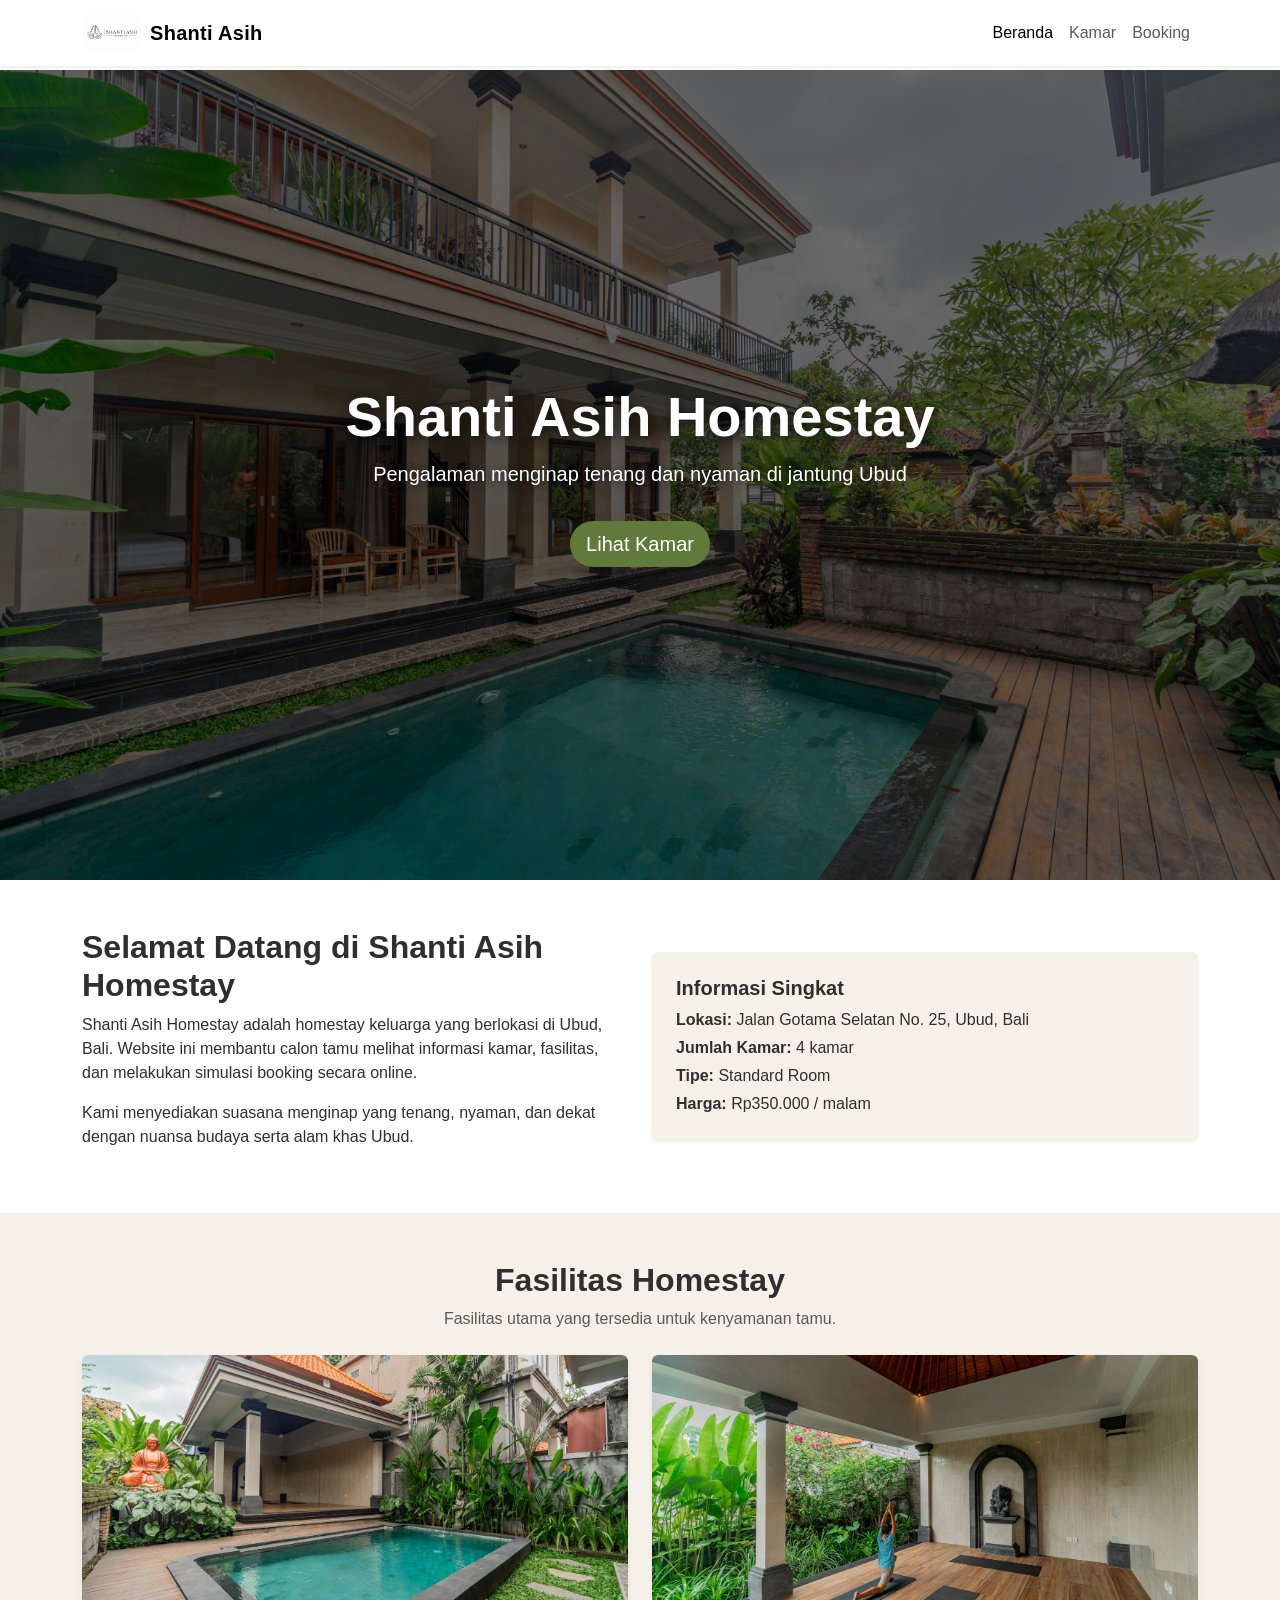
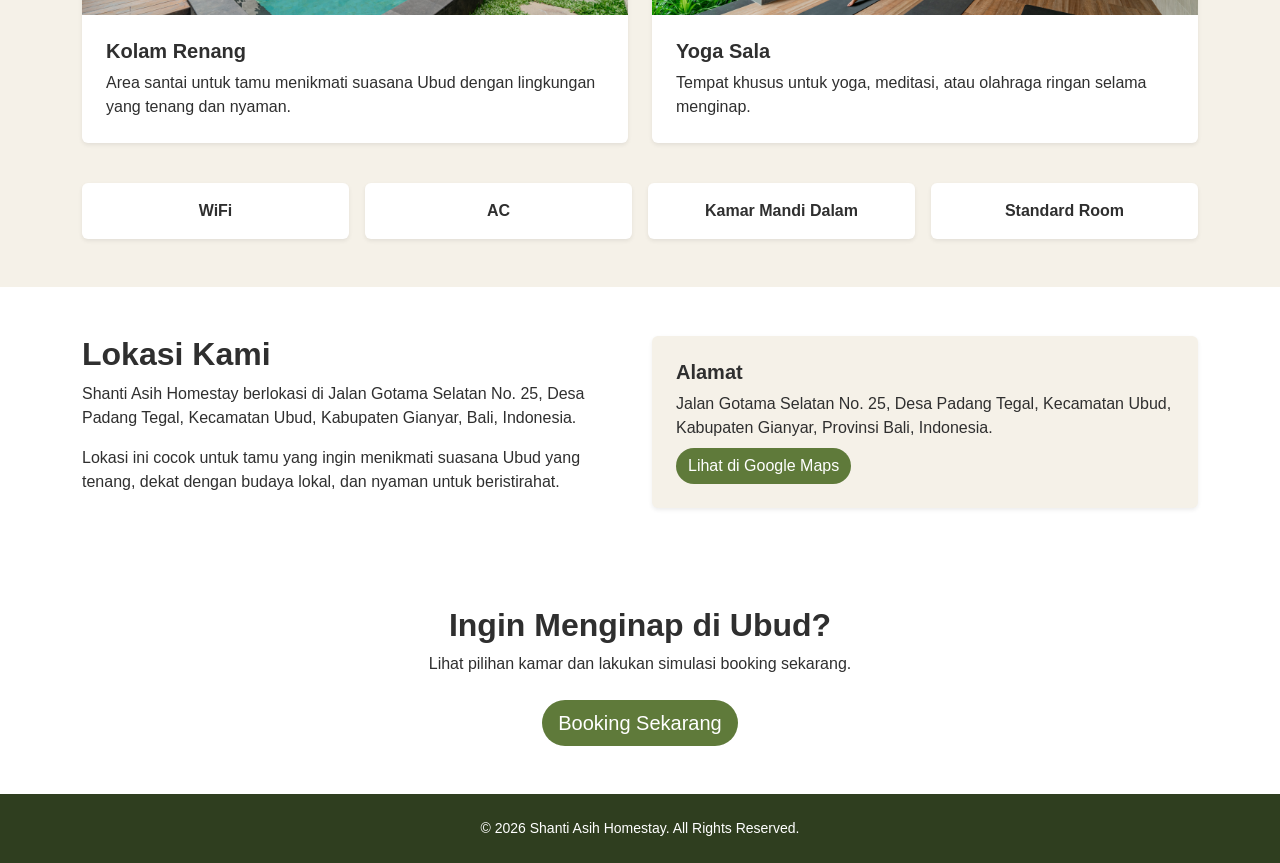
<file: index.html>
<!DOCTYPE html>
<html lang="id">
<head>
  <meta charset="UTF-8">
  <meta name="viewport" content="width=device-width, initial-scale=1.0">
  <title>Shanti Asih Homestay</title>

  <!-- Bootstrap CSS -->
  <link href="https://cdn.jsdelivr.net/npm/bootstrap@5.3.3/dist/css/bootstrap.min.css" rel="stylesheet">

  <!-- Custom CSS -->
  <link rel="stylesheet" href="css/style.css">
</head>
<body>

  <!-- Navbar -->
  <nav class="navbar navbar-expand-lg bg-white shadow-sm fixed-top">
    <div class="container">
      <a class="navbar-brand d-flex align-items-center fw-bold" href="index.html">
        <img src="assets/images/logo.png" alt="Logo" class="logo-img me-2">
        <span>Shanti Asih</span>
      </a>

      <button class="navbar-toggler" type="button" data-bs-toggle="collapse" data-bs-target="#navbarNav">
        <span class="navbar-toggler-icon"></span>
      </button>

      <div class="collapse navbar-collapse" id="navbarNav">
        <ul class="navbar-nav ms-auto">
          <li class="nav-item"><a class="nav-link active" href="index.html">Beranda</a></li>
          <li class="nav-item"><a class="nav-link" href="rooms.html">Kamar</a></li>
          <li class="nav-item"><a class="nav-link" href="booking.html">Booking</a></li>
        </ul>
      </div>
    </div>
  </nav>

  <!-- Hero Section -->
  <section class="hero-section d-flex align-items-center">
    <div class="container text-center text-white hero-content">
      <h1 class="display-4 fw-bold hero-title">Shanti Asih Homestay</h1>
      <p class="lead hero-subtitle">Pengalaman menginap tenang dan nyaman di jantung Ubud</p>
      <a href="rooms.html" class="btn btn-main btn-lg mt-3">Lihat Kamar</a>
    </div>
  </section>

  <!-- About Section -->
  <section class="py-5">
    <div class="container">
      <div class="row align-items-center g-4">
        <div class="col-md-6">
          <h2 class="fw-bold">Selamat Datang di Shanti Asih Homestay</h2>
          <p>
            Shanti Asih Homestay adalah homestay keluarga yang berlokasi di Ubud, Bali.
            Website ini membantu calon tamu melihat informasi kamar, fasilitas, dan melakukan
            simulasi booking secara online.
          </p>
          <p>
            Kami menyediakan suasana menginap yang tenang, nyaman, dan dekat dengan nuansa
            budaya serta alam khas Ubud.
          </p>
        </div>

        <div class="col-md-6">
          <div class="info-card p-4 rounded shadow-sm">
            <h5 class="fw-bold">Informasi Singkat</h5>
            <p class="mb-1"><strong>Lokasi:</strong> Jalan Gotama Selatan No. 25, Ubud, Bali</p>
            <p class="mb-1"><strong>Jumlah Kamar:</strong> 4 kamar</p>
            <p class="mb-1"><strong>Tipe:</strong> Standard Room</p>
            <p class="mb-0"><strong>Harga:</strong> Rp350.000 / malam</p>
          </div>
        </div>
      </div>
    </div>
  </section>

  <!-- Facilities Section -->
  <section class="py-5 bg-light">
    <div class="container">
      <div class="text-center mb-4">
        <h2 class="fw-bold">Fasilitas Homestay</h2>
        <p class="text-muted">Fasilitas utama yang tersedia untuk kenyamanan tamu.</p>
      </div>

      <div class="row g-4">
        <div class="col-md-6">
          <div class="facility-card bg-white rounded shadow-sm h-100">
            <img src="assets/images/pool.jpg" class="img-fluid facility-large-img" alt="Kolam Renang">
            <div class="p-4">
              <h5 class="fw-bold">Kolam Renang</h5>
              <p class="mb-0">
                Area santai untuk tamu menikmati suasana Ubud dengan lingkungan yang tenang dan nyaman.
              </p>
            </div>
          </div>
        </div>

        <div class="col-md-6">
          <div class="facility-card bg-white rounded shadow-sm h-100">
            <img src="assets/images/yoga.jpg" class="img-fluid facility-large-img" alt="Yoga Sala">
            <div class="p-4">
              <h5 class="fw-bold">Yoga Sala</h5>
              <p class="mb-0">
                Tempat khusus untuk yoga, meditasi, atau olahraga ringan selama menginap.
              </p>
            </div>
          </div>
        </div>
      </div>

      <div class="row g-3 mt-4 text-center">
        <div class="col-md-3 col-6">
          <div class="small-facility-box p-3 rounded bg-white shadow-sm">WiFi</div>
        </div>

        <div class="col-md-3 col-6">
          <div class="small-facility-box p-3 rounded bg-white shadow-sm">AC</div>
        </div>

        <div class="col-md-3 col-6">
          <div class="small-facility-box p-3 rounded bg-white shadow-sm">Kamar Mandi Dalam</div>
        </div>

        <div class="col-md-3 col-6">
          <div class="small-facility-box p-3 rounded bg-white shadow-sm">Standard Room</div>
        </div>
      </div>
    </div>
  </section>

  <!-- Location Section -->
  <section class="py-5">
    <div class="container">
      <div class="row align-items-center g-4">
        <div class="col-md-6">
          <h2 class="fw-bold">Lokasi Kami</h2>
          <p>
            Shanti Asih Homestay berlokasi di Jalan Gotama Selatan No. 25,
            Desa Padang Tegal, Kecamatan Ubud, Kabupaten Gianyar, Bali, Indonesia.
          </p>
          <p>
            Lokasi ini cocok untuk tamu yang ingin menikmati suasana Ubud yang tenang,
            dekat dengan budaya lokal, dan nyaman untuk beristirahat.
          </p>
        </div>

        <div class="col-md-6">
          <div class="location-box p-4 rounded shadow-sm">
            <h5 class="fw-bold">Alamat</h5>
            <p class="mb-2">
              Jalan Gotama Selatan No. 25, Desa Padang Tegal, Kecamatan Ubud,
              Kabupaten Gianyar, Provinsi Bali, Indonesia.
            </p>
            <a href="https://www.google.com/maps/place/Shanty+asih+homestay/@-8.5115536,115.2638381,17z/data=!3m1!4b1!4m6!3m5!1s0x2dd23d003fb1e1c1:0xa6a39ba1c5813c9a!8m2!3d-8.5115536!4d115.2638381!16s%2Fg%2F11y5n9hhfb?entry=ttu&g_ep=EgoyMDI2MDQyMi4wIKXMDSoASAFQAw%3D%3D" target="_blank" class="btn btn-main">
              Lihat di Google Maps
            </a>
          </div>
        </div>
      </div>
    </div>
  </section>

  <!-- CTA Section -->
  <section class="py-5 text-center">
    <div class="container">
      <h2 class="fw-bold">Ingin Menginap di Ubud?</h2>
      <p class="mb-4">Lihat pilihan kamar dan lakukan simulasi booking sekarang.</p>
      <a href="booking.html" class="btn btn-main btn-lg">Booking Sekarang</a>
    </div>
  </section>

  <!-- Footer -->
  <footer class="py-4 footer-custom text-center">
    <p class="mb-0">&copy; 2026 Shanti Asih Homestay. All Rights Reserved.</p>
  </footer>

  <!-- Bootstrap JS -->
  <script src="https://cdn.jsdelivr.net/npm/bootstrap@5.3.3/dist/js/bootstrap.bundle.min.js"></script>

</body>
</html>
</file>
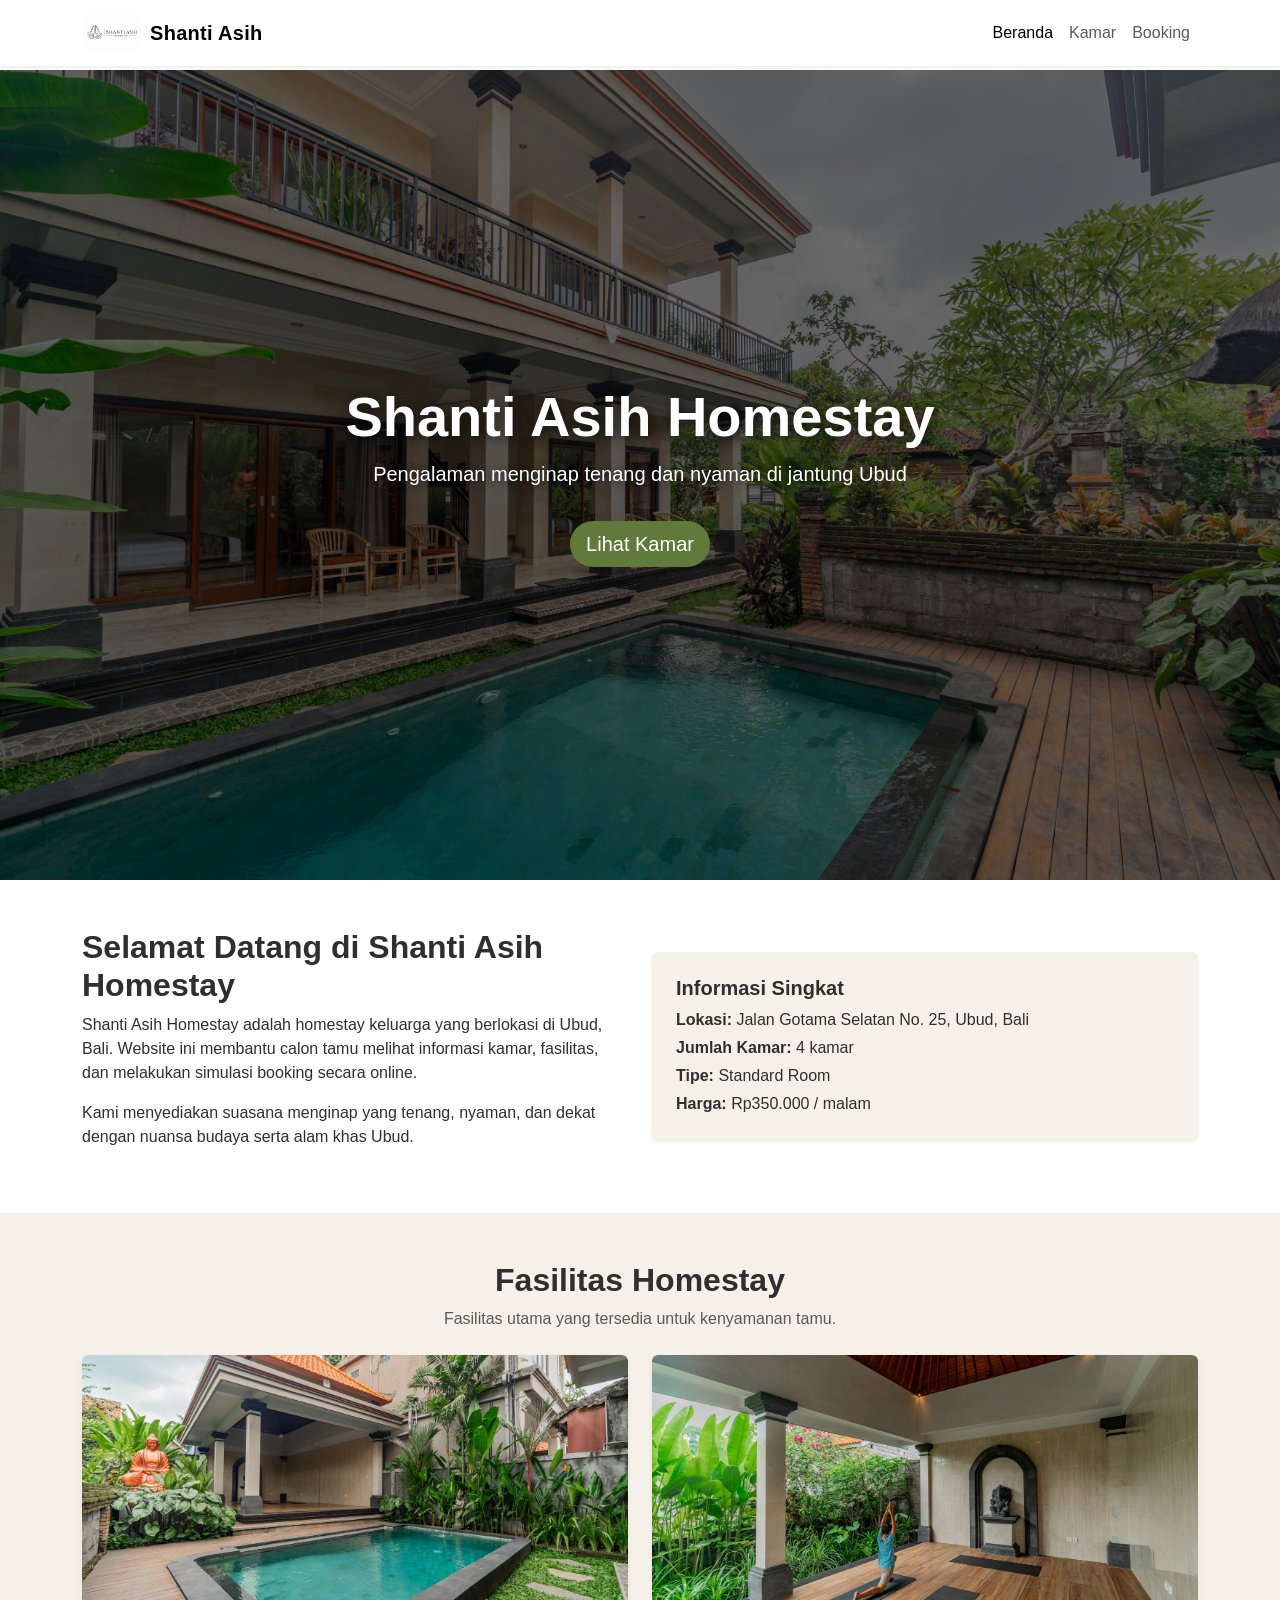
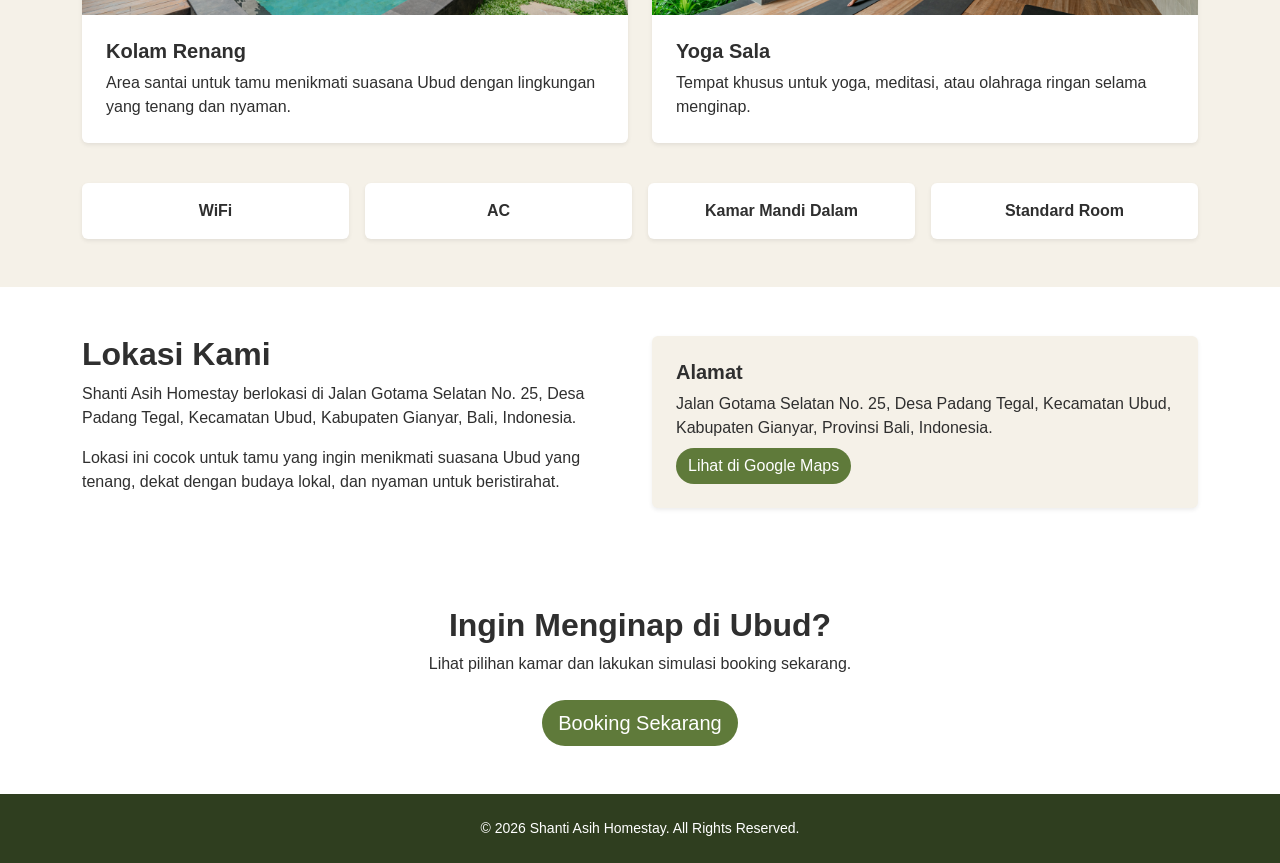
<file: old_frontend/index.html>
<!DOCTYPE html>
<html lang="id">
<head>
  <meta charset="UTF-8">
  <meta name="viewport" content="width=device-width, initial-scale=1.0">
  <title>Shanti Asih Homestay</title>

  <!-- Bootstrap CSS -->
  <link href="https://cdn.jsdelivr.net/npm/bootstrap@5.3.3/dist/css/bootstrap.min.css" rel="stylesheet">

  <!-- Custom CSS -->
  <link rel="stylesheet" href="../css/style.css">
</head>
<body>

  <!-- Navbar -->
  <nav class="navbar navbar-expand-lg bg-white shadow-sm fixed-top">
    <div class="container">
      <a class="navbar-brand d-flex align-items-center fw-bold" href="index.html">
        <img src="../assets/images/logo.png" alt="Logo" class="logo-img me-2">
        <span>Shanti Asih</span>
      </a>

      <button class="navbar-toggler" type="button" data-bs-toggle="collapse" data-bs-target="#navbarNav">
        <span class="navbar-toggler-icon"></span>
      </button>

      <div class="collapse navbar-collapse" id="navbarNav">
        <ul class="navbar-nav ms-auto">
          <li class="nav-item"><a class="nav-link active" href="index.html">Beranda</a></li>
          <li class="nav-item"><a class="nav-link" href="rooms.html">Kamar</a></li>
          <li class="nav-item"><a class="nav-link" href="booking.html">Booking</a></li>
        </ul>
      </div>
    </div>
  </nav>

  <!-- Hero Section -->
  <section class="hero-section d-flex align-items-center">
    <div class="container text-center text-white hero-content">
      <h1 class="display-4 fw-bold hero-title">Shanti Asih Homestay</h1>
      <p class="lead hero-subtitle">Pengalaman menginap tenang dan nyaman di jantung Ubud</p>
      <a href="rooms.html" class="btn btn-main btn-lg mt-3">Lihat Kamar</a>
    </div>
  </section>

  <!-- About Section -->
  <section class="py-5">
    <div class="container">
      <div class="row align-items-center g-4">
        <div class="col-md-6">
          <h2 class="fw-bold">Selamat Datang di Shanti Asih Homestay</h2>
          <p>
            Shanti Asih Homestay adalah homestay keluarga yang berlokasi di Ubud, Bali.
            Website ini membantu calon tamu melihat informasi kamar, fasilitas, dan melakukan
            simulasi booking secara online.
          </p>
          <p>
            Kami menyediakan suasana menginap yang tenang, nyaman, dan dekat dengan nuansa
            budaya serta alam khas Ubud.
          </p>
        </div>

        <div class="col-md-6">
          <div class="info-card p-4 rounded shadow-sm">
            <h5 class="fw-bold">Informasi Singkat</h5>
            <p class="mb-1"><strong>Lokasi:</strong> Jalan Gotama Selatan No. 25, Ubud, Bali</p>
            <p class="mb-1"><strong>Jumlah Kamar:</strong> 4 kamar</p>
            <p class="mb-1"><strong>Tipe:</strong> Standard Room</p>
            <p class="mb-0"><strong>Harga:</strong> Rp350.000 / malam</p>
          </div>
        </div>
      </div>
    </div>
  </section>

  <!-- Facilities Section -->
  <section class="py-5 bg-light">
    <div class="container">
      <div class="text-center mb-4">
        <h2 class="fw-bold">Fasilitas Homestay</h2>
        <p class="text-muted">Fasilitas utama yang tersedia untuk kenyamanan tamu.</p>
      </div>

      <div class="row g-4">
        <div class="col-md-6">
          <div class="facility-card bg-white rounded shadow-sm h-100">
            <img src="../assets/images/pool.jpg" class="img-fluid facility-large-img" alt="Kolam Renang">
            <div class="p-4">
              <h5 class="fw-bold">Kolam Renang</h5>
              <p class="mb-0">
                Area santai untuk tamu menikmati suasana Ubud dengan lingkungan yang tenang dan nyaman.
              </p>
            </div>
          </div>
        </div>

        <div class="col-md-6">
          <div class="facility-card bg-white rounded shadow-sm h-100">
            <img src="../assets/images/yoga.jpg" class="img-fluid facility-large-img" alt="Yoga Sala">
            <div class="p-4">
              <h5 class="fw-bold">Yoga Sala</h5>
              <p class="mb-0">
                Tempat khusus untuk yoga, meditasi, atau olahraga ringan selama menginap.
              </p>
            </div>
          </div>
        </div>
      </div>

      <div class="row g-3 mt-4 text-center">
        <div class="col-md-3 col-6">
          <div class="small-facility-box p-3 rounded bg-white shadow-sm">WiFi</div>
        </div>

        <div class="col-md-3 col-6">
          <div class="small-facility-box p-3 rounded bg-white shadow-sm">AC</div>
        </div>

        <div class="col-md-3 col-6">
          <div class="small-facility-box p-3 rounded bg-white shadow-sm">Kamar Mandi Dalam</div>
        </div>

        <div class="col-md-3 col-6">
          <div class="small-facility-box p-3 rounded bg-white shadow-sm">Standard Room</div>
        </div>
      </div>
    </div>
  </section>

  <!-- Location Section -->
  <section class="py-5">
    <div class="container">
      <div class="row align-items-center g-4">
        <div class="col-md-6">
          <h2 class="fw-bold">Lokasi Kami</h2>
          <p>
            Shanti Asih Homestay berlokasi di Jalan Gotama Selatan No. 25,
            Desa Padang Tegal, Kecamatan Ubud, Kabupaten Gianyar, Bali, Indonesia.
          </p>
          <p>
            Lokasi ini cocok untuk tamu yang ingin menikmati suasana Ubud yang tenang,
            dekat dengan budaya lokal, dan nyaman untuk beristirahat.
          </p>
        </div>

        <div class="col-md-6">
          <div class="location-box p-4 rounded shadow-sm">
            <h5 class="fw-bold">Alamat</h5>
            <p class="mb-2">
              Jalan Gotama Selatan No. 25, Desa Padang Tegal, Kecamatan Ubud,
              Kabupaten Gianyar, Provinsi Bali, Indonesia.
            </p>
            <a href="https://www.google.com/maps/place/Shanty+asih+homestay/@-8.5115536,115.2638381,17z/data=!3m1!4b1!4m6!3m5!1s0x2dd23d003fb1e1c1:0xa6a39ba1c5813c9a!8m2!3d-8.5115536!4d115.2638381!16s%2Fg%2F11y5n9hhfb?entry=ttu&g_ep=EgoyMDI2MDQyMi4wIKXMDSoASAFQAw%3D%3D" target="_blank" class="btn btn-main">
              Lihat di Google Maps
            </a>
          </div>
        </div>
      </div>
    </div>
  </section>

  <!-- CTA Section -->
  <section class="py-5 text-center">
    <div class="container">
      <h2 class="fw-bold">Ingin Menginap di Ubud?</h2>
      <p class="mb-4">Lihat pilihan kamar dan lakukan simulasi booking sekarang.</p>
      <a href="booking.html" class="btn btn-main btn-lg">Booking Sekarang</a>
    </div>
  </section>

  <!-- Footer -->
  <footer class="py-4 footer-custom text-center">
    <p class="mb-0">&copy; 2026 Shanti Asih Homestay. All Rights Reserved.</p>
  </footer>

  <!-- Bootstrap JS -->
  <script src="https://cdn.jsdelivr.net/npm/bootstrap@5.3.3/dist/js/bootstrap.bundle.min.js"></script>

</body>
</html>
</file>
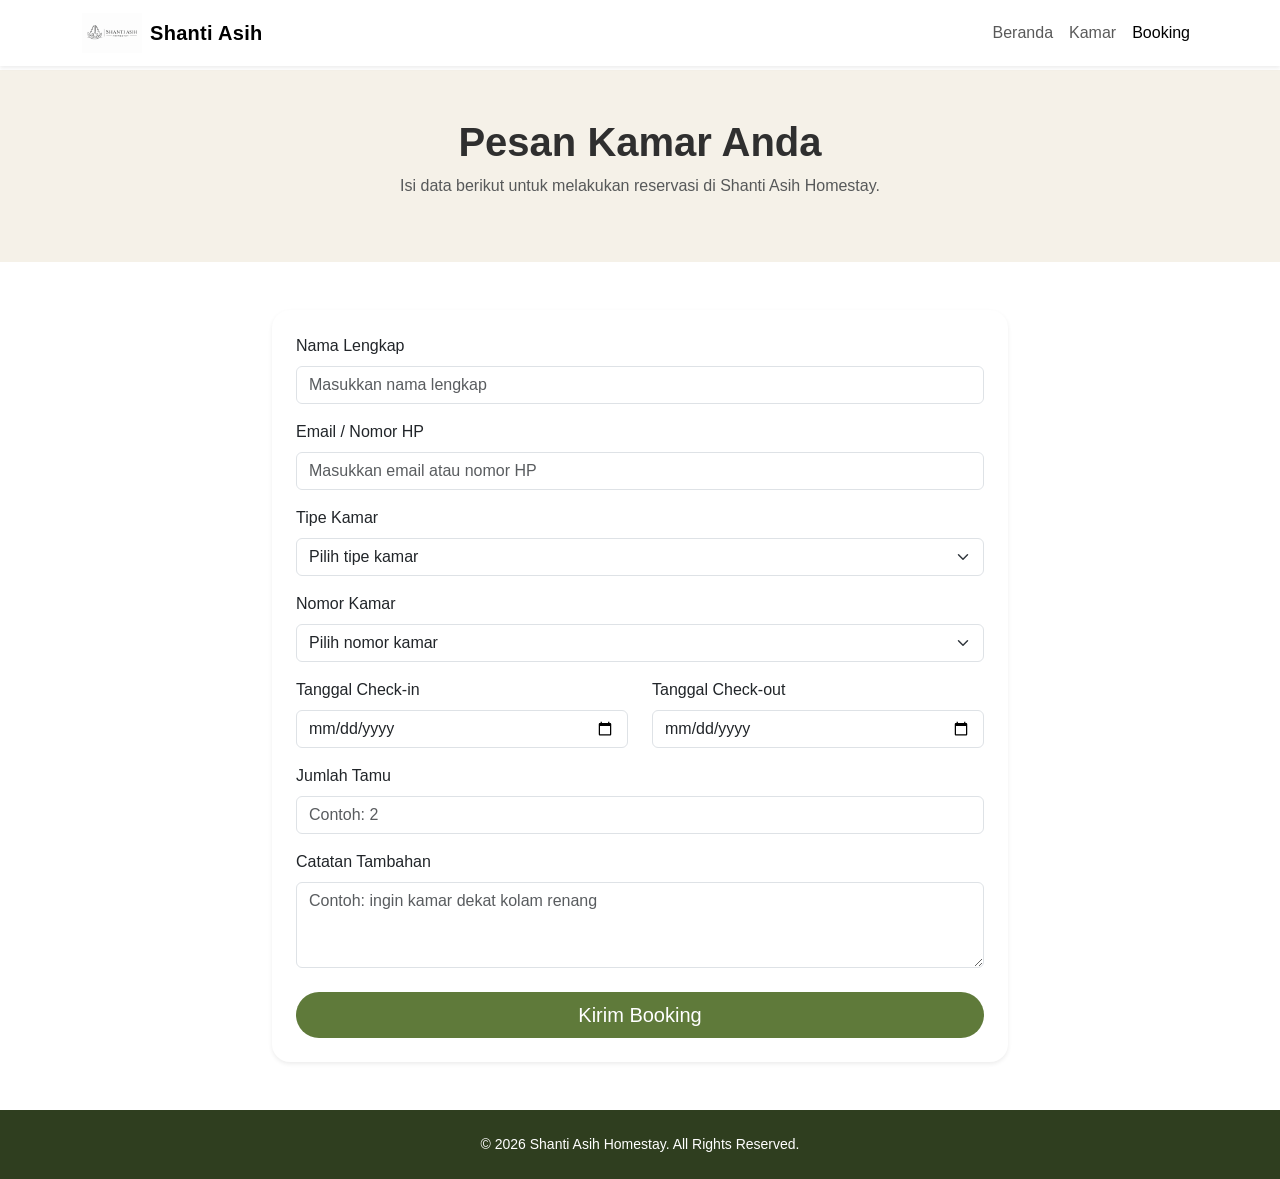
<file: booking.html>
<!DOCTYPE html>
<html lang="id">
<head>
  <meta charset="UTF-8">
  <meta name="viewport" content="width=device-width, initial-scale=1.0">
  <title>Booking - Shanti Asih Homestay</title>

  <link href="https://cdn.jsdelivr.net/npm/bootstrap@5.3.3/dist/css/bootstrap.min.css" rel="stylesheet">
  <link rel="stylesheet" href="css/style.css">
</head>
<body>

  <!-- Navbar -->
  <nav class="navbar navbar-expand-lg bg-white shadow-sm fixed-top">
    <div class="container">
      <a class="navbar-brand d-flex align-items-center fw-bold" href="index.html">
        <img src="assets/images/logo.png" alt="Logo" class="logo-img me-2">
        <span>Shanti Asih</span>
      </a>

      <button class="navbar-toggler" type="button" data-bs-toggle="collapse" data-bs-target="#navbarNav">
        <span class="navbar-toggler-icon"></span>
      </button>

      <div class="collapse navbar-collapse" id="navbarNav">
        <ul class="navbar-nav ms-auto">
          <li class="nav-item"><a class="nav-link" href="index.html">Beranda</a></li>
          <li class="nav-item"><a class="nav-link" href="rooms.html">Kamar</a></li>
          <li class="nav-item"><a class="nav-link active" href="booking.html">Booking</a></li>
        </ul>
      </div>
    </div>
  </nav>

  <!-- Header Section -->
  <section class="py-5 bg-light">
    <div class="container text-center">
      <h1 class="fw-bold">Pesan Kamar Anda</h1>
      <p class="text-muted">Isi data berikut untuk melakukan reservasi di Shanti Asih Homestay.</p>
    </div>
  </section>

  <!-- Booking Form Section -->
  <section class="py-5">
    <div class="container">
      <div class="row justify-content-center">
        <div class="col-md-8">

          <div class="card shadow-sm border-0">
            <div class="card-body p-4">
              <form id="bookingForm">

                <div class="mb-3">
                  <label for="guestName" class="form-label">Nama Lengkap</label>
                  <input type="text" class="form-control" id="guestName" placeholder="Masukkan nama lengkap">
                  <small class="text-danger" id="guestNameError"></small>
                </div>

                <div class="mb-3">
                  <label for="guestContact" class="form-label">Email / Nomor HP</label>
                  <input type="text" class="form-control" id="guestContact" placeholder="Masukkan email atau nomor HP">
                  <small class="text-danger" id="guestContactError"></small>
                </div>

                <div class="mb-3">
                  <label for="roomType" class="form-label">Tipe Kamar</label>
                  <select class="form-select" id="roomType">
                    <option value="">Pilih tipe kamar</option>
                    <option value="Standard Room">Standard Room</option>
                  </select>
                  <small class="text-danger" id="roomTypeError"></small>
                </div>

                <div class="mb-3">
                  <label for="roomNumber" class="form-label">Nomor Kamar</label>
                  <select class="form-select" id="roomNumber">
                    <option value="">Pilih nomor kamar</option>
                    <option value="Standard Room 1">Standard Room 1</option>
                    <option value="Standard Room 2">Standard Room 2</option>
                    <option value="Standard Room 3">Standard Room 3</option>
                    <option value="Standard Room 4">Standard Room 4</option>
                  </select>
                  <small class="text-danger" id="roomNumberError"></small>
                </div>

                <div class="row">
                  <div class="col-md-6 mb-3">
                    <label for="checkIn" class="form-label">Tanggal Check-in</label>
                    <input type="date" class="form-control" id="checkIn">
                    <small class="text-danger" id="checkInError"></small>
                  </div>

                  <div class="col-md-6 mb-3">
                    <label for="checkOut" class="form-label">Tanggal Check-out</label>
                    <input type="date" class="form-control" id="checkOut">
                    <small class="text-danger" id="checkOutError"></small>
                  </div>
                </div>

                <div class="mb-3">
                  <label for="guestCount" class="form-label">Jumlah Tamu</label>
                  <input type="number" class="form-control" id="guestCount" min="1" max="4" placeholder="Contoh: 2">
                  <small class="text-danger" id="guestCountError"></small>
                </div>

                <div class="mb-4">
                  <label for="message" class="form-label">Catatan Tambahan</label>
                  <textarea class="form-control" id="message" rows="3" placeholder="Contoh: ingin kamar dekat kolam renang"></textarea>
                </div>

                <button type="submit" class="btn btn-main btn-lg w-100">Kirim Booking</button>

              </form>
            </div>
          </div>

          <div id="bookingResult" class="alert alert-success mt-4 d-none"></div>

        </div>
      </div>
    </div>
  </section>

  <!-- Footer -->
  <footer class="py-4 footer-custom text-center">
    <p class="mb-0">&copy; 2026 Shanti Asih Homestay. All Rights Reserved.</p>
  </footer>

  <script src="js/script.js"></script>
  <script src="https://cdn.jsdelivr.net/npm/bootstrap@5.3.3/dist/js/bootstrap.bundle.min.js"></script>

</body>
</html>
</file>
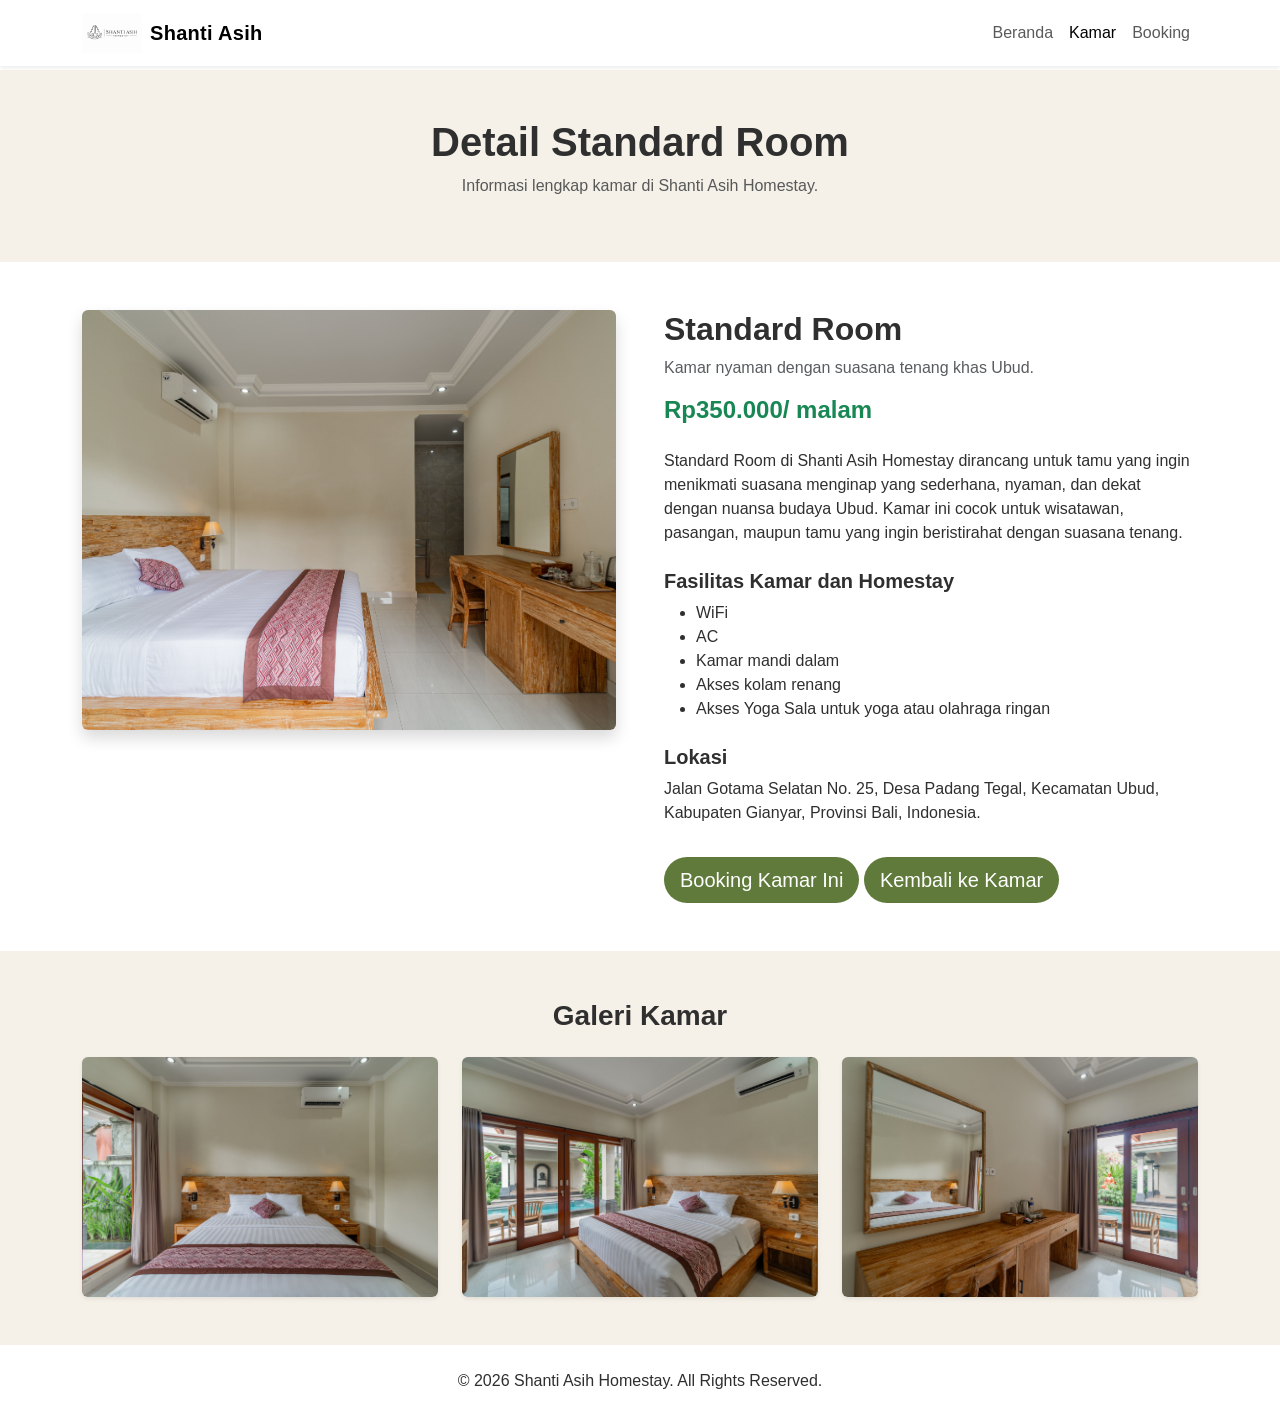
<file: detail.html>
<!DOCTYPE html>
<html lang="id">
<head>
  <meta charset="UTF-8">
  <meta name="viewport" content="width=device-width, initial-scale=1.0">
  <title>Detail Kamar - Shanti Asih Homestay</title>

  <link href="https://cdn.jsdelivr.net/npm/bootstrap@5.3.3/dist/css/bootstrap.min.css" rel="stylesheet">
  <link rel="stylesheet" href="css/style.css">
</head>
<body>

  <!-- Navbar -->
  <nav class="navbar navbar-expand-lg bg-white shadow-sm fixed-top">
    <div class="container">
      <a class="navbar-brand d-flex align-items-center fw-bold" href="index.html">
        <img src="assets/images/logo.png" alt="Logo" class="logo-img me-2">
        <span>Shanti Asih</span>
      </a>

      <button class="navbar-toggler" type="button" data-bs-toggle="collapse" data-bs-target="#navbarNav">
        <span class="navbar-toggler-icon"></span>
      </button>

      <div class="collapse navbar-collapse" id="navbarNav">
        <ul class="navbar-nav ms-auto">
          <li class="nav-item"><a class="nav-link" href="index.html">Beranda</a></li>
          <li class="nav-item"><a class="nav-link active" href="rooms.html">Kamar</a></li>
          <li class="nav-item"><a class="nav-link" href="booking.html">Booking</a></li>
        </ul>
      </div>
    </div>
  </nav>

  <!-- Header Section -->
  <section class="py-5 bg-light">
    <div class="container text-center">
      <h1 class="fw-bold">Detail Standard Room</h1>
      <p class="text-muted">Informasi lengkap kamar di Shanti Asih Homestay.</p>
    </div>
  </section>

  <!-- Detail Section -->
  <section class="py-5">
    <div class="container">
      <div class="row g-5 align-items-start">

        <div class="col-md-6">
          <img src="assets/images/room-1.jpg" class="img-fluid rounded shadow detail-img" alt="Standard Room">
        </div>

        <div class="col-md-6">
          <h2 class="fw-bold">Standard Room</h2>
          <p class="text-muted">Kamar nyaman dengan suasana tenang khas Ubud.</p>

          <h4 class="fw-bold text-success">Rp350.000/ malam</h4>

          <p class="mt-4">
            Standard Room di Shanti Asih Homestay dirancang untuk tamu yang ingin menikmati
            suasana menginap yang sederhana, nyaman, dan dekat dengan nuansa budaya Ubud.
            Kamar ini cocok untuk wisatawan, pasangan, maupun tamu yang ingin beristirahat
            dengan suasana tenang.
          </p>

          <h5 class="fw-bold mt-4">Fasilitas Kamar dan Homestay</h5>
          <ul>
            <li>WiFi</li>
            <li>AC</li>
            <li>Kamar mandi dalam</li>
            <li>Akses kolam renang</li>
            <li>Akses Yoga Sala untuk yoga atau olahraga ringan</li>
          </ul>

          <h5 class="fw-bold mt-4">Lokasi</h5>
          <p>
            Jalan Gotama Selatan No. 25, Desa Padang Tegal, Kecamatan Ubud,
            Kabupaten Gianyar, Provinsi Bali, Indonesia.
          </p>

          <a href="booking.html" class="btn btn-main btn-lg mt-3">Booking Kamar Ini</a>
          <a href="rooms.html" class="btn btn-main btn-lg mt-3">Kembali ke Kamar</a>
        </div>

      </div>
    </div>
  </section>

  <!-- Gallery Section -->
  <section class="py-5 bg-light">
    <div class="container">
      <h3 class="fw-bold text-center mb-4">Galeri Kamar</h3>

      <div class="row g-4">
        <div class="col-md-4">
          <img src="assets/images/room-2.jpg" class="img-fluid rounded shadow-sm gallery-img" alt="Galeri Kamar 1">
        </div>

        <div class="col-md-4">
          <img src="assets/images/room-3.jpg" class="img-fluid rounded shadow-sm gallery-img" alt="Galeri Kamar 2">
        </div>

        <div class="col-md-4">
          <img src="assets/images/room-4.jpg" class="img-fluid rounded shadow-sm gallery-img" alt="Galeri Kamar 3">
        </div>
      </div>
    </div>
  </section>

  <!-- Footer -->
  <footer class="py-4 footer text-center">
    <p class="mb-0">&copy; 2026 Shanti Asih Homestay. All Rights Reserved.</p>
  </footer>

  <script src="https://cdn.jsdelivr.net/npm/bootstrap@5.3.3/dist/js/bootstrap.bundle.min.js"></script>

</body>
</html>
</file>
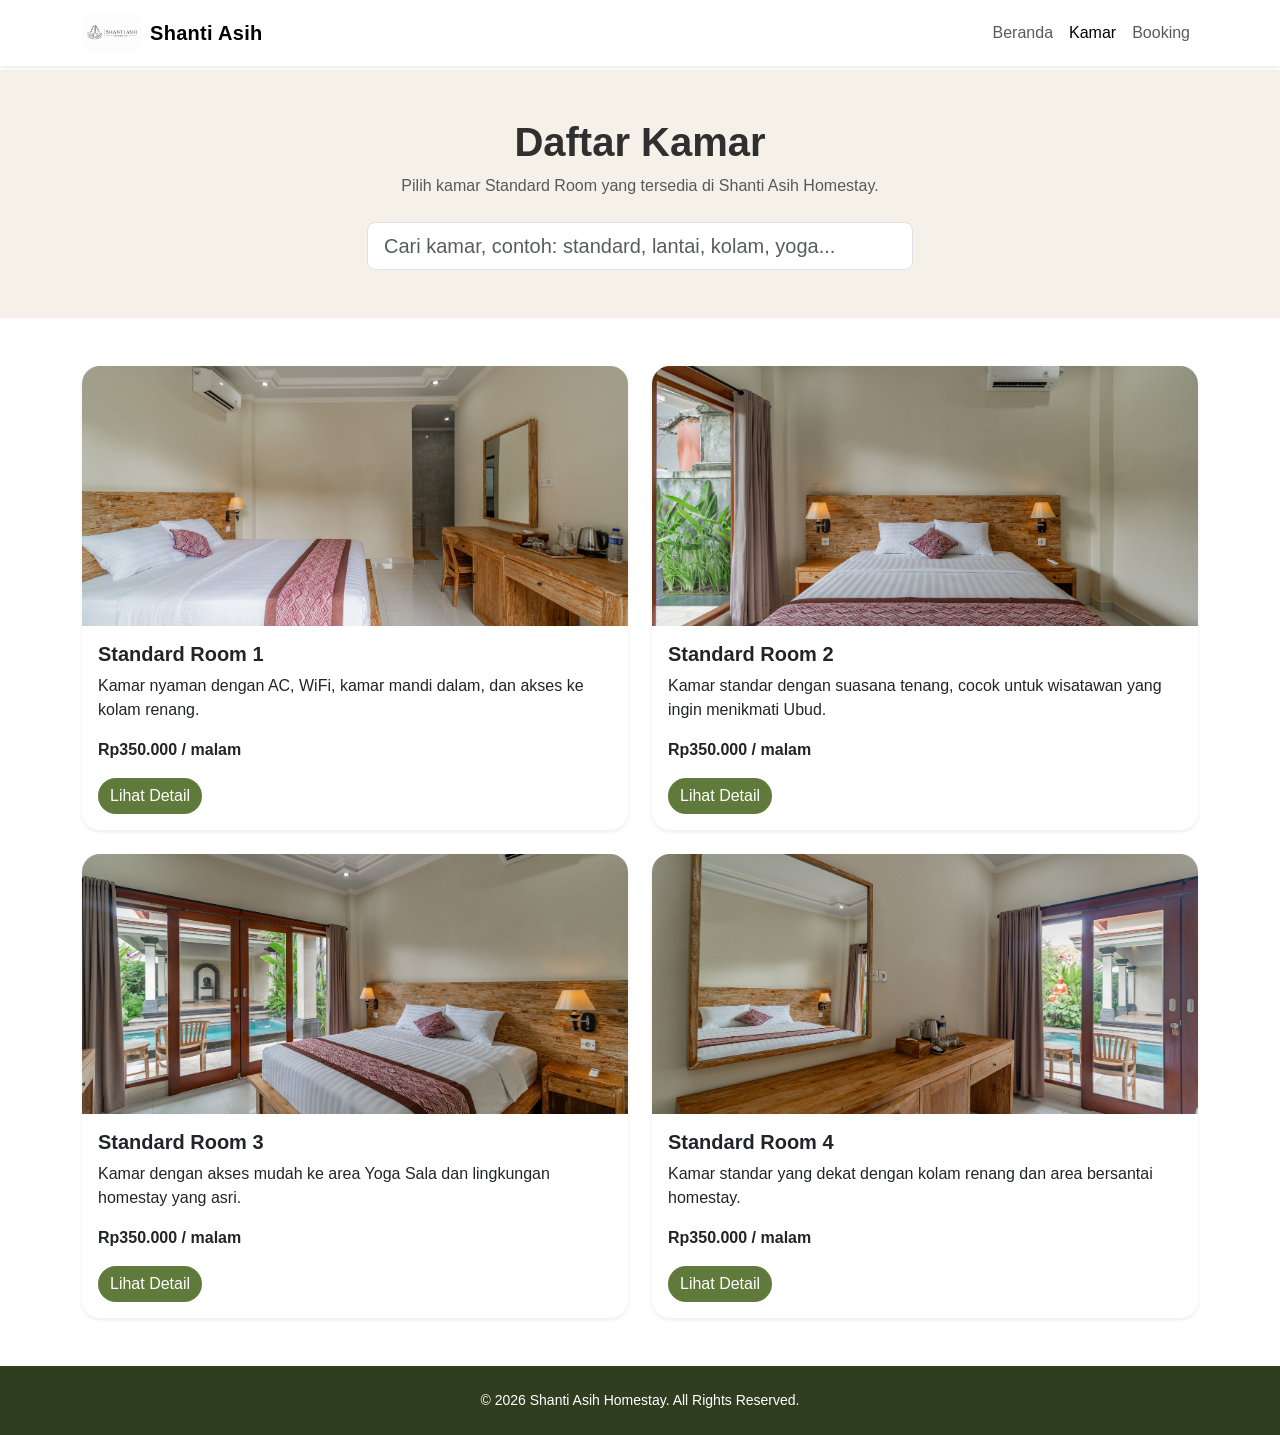
<file: rooms.html>
<!DOCTYPE html>
<html lang="id">
<head>
  <meta charset="UTF-8">
  <meta name="viewport" content="width=device-width, initial-scale=1.0">
  <title>Daftar Kamar - Shanti Asih Homestay</title>

  <link href="https://cdn.jsdelivr.net/npm/bootstrap@5.3.3/dist/css/bootstrap.min.css" rel="stylesheet">
  <link rel="stylesheet" href="css/style.css">
</head>
<body>

  <!-- Navbar -->
  <nav class="navbar navbar-expand-lg bg-white shadow-sm fixed-top">
    <div class="container">
      <a class="navbar-brand d-flex align-items-center fw-bold" href="index.html">
        <img src="assets/images/logo.png" alt="Logo" class="logo-img me-2">
        <span>Shanti Asih</span>
      </a>

      <button class="navbar-toggler" type="button" data-bs-toggle="collapse" data-bs-target="#navbarNav">
        <span class="navbar-toggler-icon"></span>
      </button>

      <div class="collapse navbar-collapse" id="navbarNav">
        <ul class="navbar-nav ms-auto">
          <li class="nav-item"><a class="nav-link" href="index.html">Beranda</a></li>
          <li class="nav-item"><a class="nav-link active" href="rooms.html">Kamar</a></li>
          <li class="nav-item"><a class="nav-link" href="booking.html">Booking</a></li>
        </ul>
      </div>
    </div>
  </nav>

  <!-- Header Section -->
  <section class="py-5 bg-light">
    <div class="container text-center">
      <h1 class="fw-bold">Daftar Kamar</h1>
      <p class="text-muted">Pilih kamar Standard Room yang tersedia di Shanti Asih Homestay.</p>

      <div class="row justify-content-center mt-4">
        <div class="col-md-6">
          <input type="text" id="searchInput" class="form-control form-control-lg" placeholder="Cari kamar, contoh: standard, lantai, kolam, yoga...">
        </div>
      </div>
    </div>
  </section>

  <!-- Rooms Section -->
  <section class="py-5">
    <div class="container">
      <div class="row g-4" id="roomList">

        <div class="col-md-6 room-item" data-name="standard room 1 lantai satu kamar ac wifi kamar mandi dalam kolam renang">
          <div class="card h-100 shadow-sm">
            <img src="assets/images/room-1.jpg" class="card-img-top room-img" alt="Standard Room 1">
            <div class="card-body">
              <h5 class="card-title fw-bold">Standard Room 1</h5>
              <p class="card-text">Kamar nyaman dengan AC, WiFi, kamar mandi dalam, dan akses ke kolam renang.</p>
              <p class="fw-bold">Rp350.000 / malam</p>
              <a href="detail.html" class="btn btn-main">Lihat Detail</a>
            </div>
          </div>
        </div>

        <div class="col-md-6 room-item" data-name="standard room 2 lantai dua kamar ac wifi kamar mandi dalam suasana tenang">
          <div class="card h-100 shadow-sm">
            <img src="assets/images/room-2.jpg" class="card-img-top room-img" alt="Standard Room 2">
            <div class="card-body">
              <h5 class="card-title fw-bold">Standard Room 2</h5>
              <p class="card-text">Kamar standar dengan suasana tenang, cocok untuk wisatawan yang ingin menikmati Ubud.</p>
              <p class="fw-bold">Rp350.000 / malam</p>
              <a href="detail.html" class="btn btn-main">Lihat Detail</a>
            </div>
          </div>
        </div>

        <div class="col-md-6 room-item" data-name="standard room 3 garden view kamar ac wifi kamar mandi dalam yoga sala">
          <div class="card h-100 shadow-sm">
            <img src="assets/images/room-3.jpg" class="card-img-top room-img" alt="Standard Room 3">
            <div class="card-body">
              <h5 class="card-title fw-bold">Standard Room 3</h5>
              <p class="card-text">Kamar dengan akses mudah ke area Yoga Sala dan lingkungan homestay yang asri.</p>
              <p class="fw-bold">Rp350.000 / malam</p>
              <a href="detail.html" class="btn btn-main">Lihat Detail</a>
            </div>
          </div>
        </div>

        <div class="col-md-6 room-item" data-name="standard room 4 dekat kolam pool access kamar ac wifi kamar mandi dalam">
          <div class="card h-100 shadow-sm">
            <img src="assets/images/room-4.jpg" class="card-img-top room-img" alt="Standard Room 4">
            <div class="card-body">
              <h5 class="card-title fw-bold">Standard Room 4</h5>
              <p class="card-text">Kamar standar yang dekat dengan kolam renang dan area bersantai homestay.</p>
              <p class="fw-bold">Rp350.000 / malam</p>
              <a href="detail.html" class="btn btn-main">Lihat Detail</a>
            </div>
          </div>
        </div>

      </div>

      <p id="noResultText" class="text-center text-muted mt-4 d-none">
        Kamar tidak ditemukan.
      </p>
    </div>
  </section>

  <!-- Footer -->
  <footer class="py-4 footer-custom text-center">
    <p class="mb-0">&copy; 2026 Shanti Asih Homestay. All Rights Reserved.</p>
  </footer>

  <script src="js/script.js"></script>
  <script src="https://cdn.jsdelivr.net/npm/bootstrap@5.3.3/dist/js/bootstrap.bundle.min.js"></script>

</body>
</html>
</file>
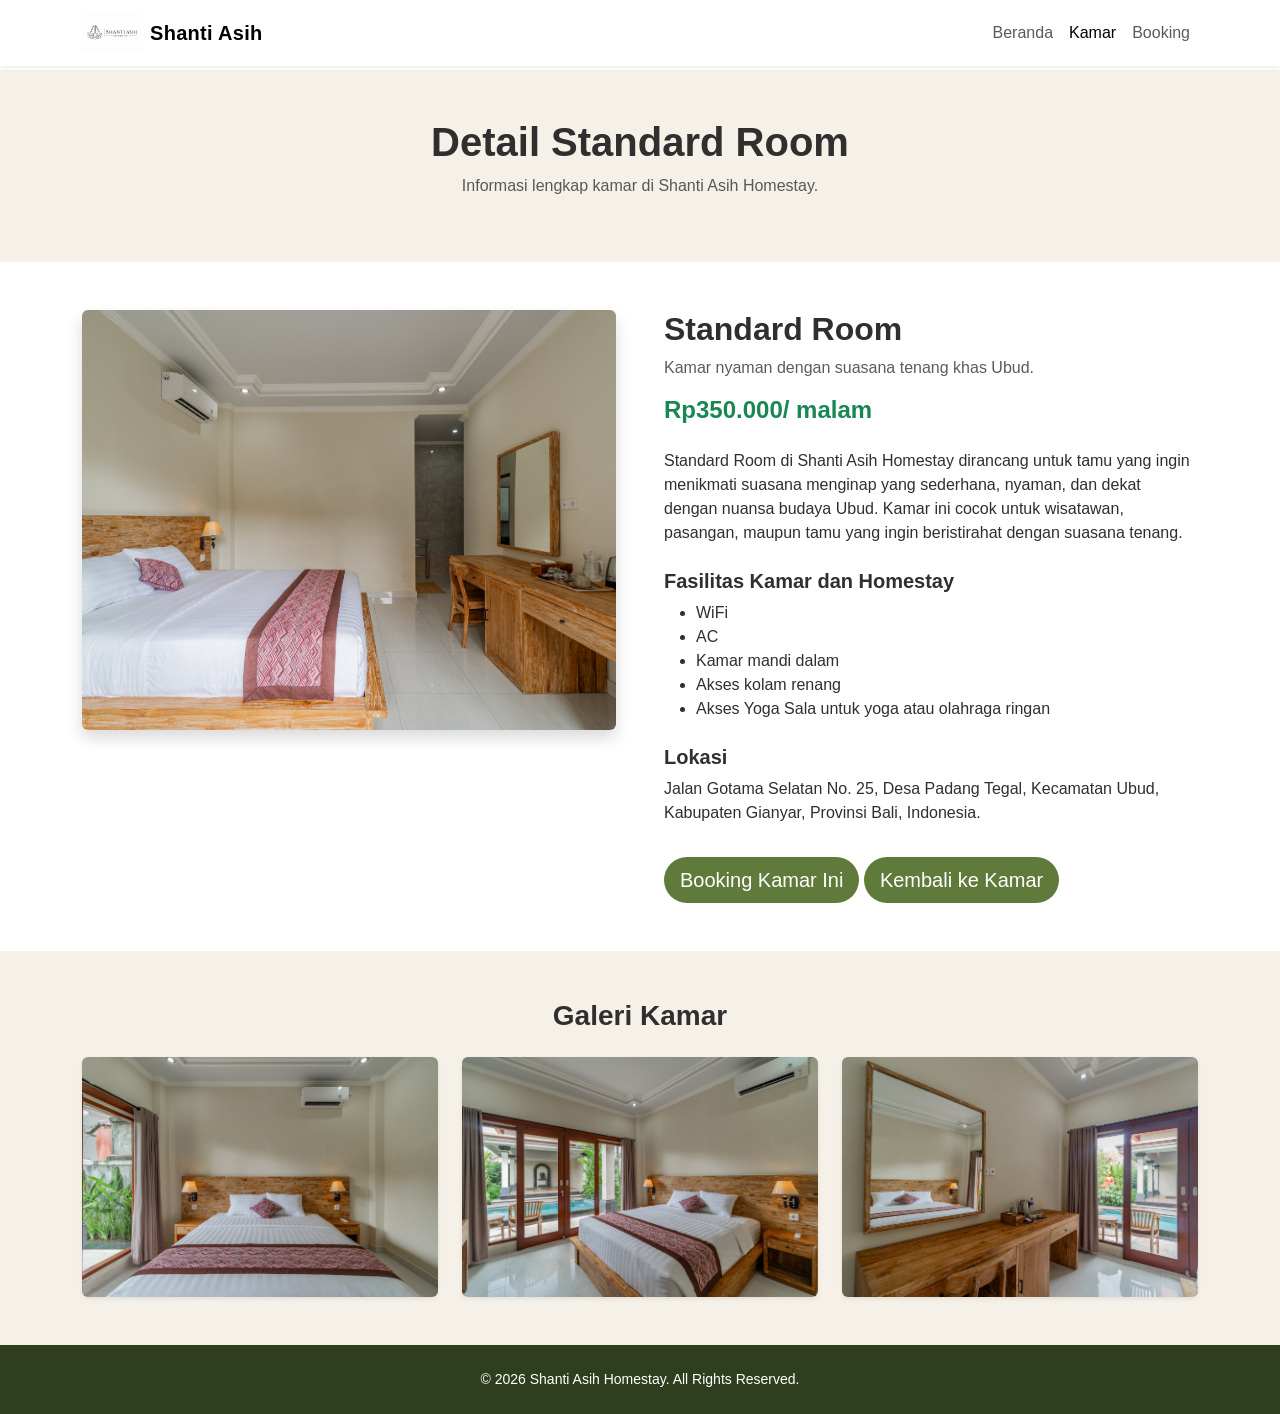
<file: docs/detail.html>
<!DOCTYPE html>
<html lang="id">
<head>
  <meta charset="UTF-8">
  <meta name="viewport" content="width=device-width, initial-scale=1.0">
  <title>Detail Kamar - Shanti Asih Homestay</title>

  <link href="https://cdn.jsdelivr.net/npm/bootstrap@5.3.3/dist/css/bootstrap.min.css" rel="stylesheet">
  <link rel="stylesheet" href="css/style.css">
</head>
<body>

  <!-- Navbar -->
  <nav class="navbar navbar-expand-lg bg-white shadow-sm fixed-top">
    <div class="container">
      <a class="navbar-brand d-flex align-items-center fw-bold" href="index.html">
        <img src="assets/images/logo.png" alt="Logo" class="logo-img me-2">
        <span>Shanti Asih</span>
      </a>

      <button class="navbar-toggler" type="button" data-bs-toggle="collapse" data-bs-target="#navbarNav">
        <span class="navbar-toggler-icon"></span>
      </button>

      <div class="collapse navbar-collapse" id="navbarNav">
        <ul class="navbar-nav ms-auto">
          <li class="nav-item"><a class="nav-link" href="index.html">Beranda</a></li>
          <li class="nav-item"><a class="nav-link active" href="rooms.html">Kamar</a></li>
          <li class="nav-item"><a class="nav-link" href="booking.html">Booking</a></li>
        </ul>
      </div>
    </div>
  </nav>

  <!-- Header Section -->
  <section class="py-5 bg-light">
    <div class="container text-center">
      <h1 class="fw-bold">Detail Standard Room</h1>
      <p class="text-muted">Informasi lengkap kamar di Shanti Asih Homestay.</p>
    </div>
  </section>

  <!-- Detail Section -->
  <section class="py-5">
    <div class="container">
      <div class="row g-5 align-items-start">

        <div class="col-md-6">
          <img src="assets/images/room-1.jpg" class="img-fluid rounded shadow detail-img" alt="Standard Room">
        </div>

        <div class="col-md-6">
          <h2 class="fw-bold">Standard Room</h2>
          <p class="text-muted">Kamar nyaman dengan suasana tenang khas Ubud.</p>

          <h4 class="fw-bold text-success">Rp350.000/ malam</h4>

          <p class="mt-4">
            Standard Room di Shanti Asih Homestay dirancang untuk tamu yang ingin menikmati
            suasana menginap yang sederhana, nyaman, dan dekat dengan nuansa budaya Ubud.
            Kamar ini cocok untuk wisatawan, pasangan, maupun tamu yang ingin beristirahat
            dengan suasana tenang.
          </p>

          <h5 class="fw-bold mt-4">Fasilitas Kamar dan Homestay</h5>
          <ul>
            <li>WiFi</li>
            <li>AC</li>
            <li>Kamar mandi dalam</li>
            <li>Akses kolam renang</li>
            <li>Akses Yoga Sala untuk yoga atau olahraga ringan</li>
          </ul>

          <h5 class="fw-bold mt-4">Lokasi</h5>
          <p>
            Jalan Gotama Selatan No. 25, Desa Padang Tegal, Kecamatan Ubud,
            Kabupaten Gianyar, Provinsi Bali, Indonesia.
          </p>

          <a href="booking.html" class="btn btn-main btn-lg mt-3">Booking Kamar Ini</a>
          <a href="rooms.html" class="btn btn-main btn-lg mt-3">Kembali ke Kamar</a>
        </div>

      </div>
    </div>
  </section>

  <!-- Gallery Section -->
  <section class="py-5 bg-light">
    <div class="container">
      <h3 class="fw-bold text-center mb-4">Galeri Kamar</h3>

      <div class="row g-4">
        <div class="col-md-4">
          <img src="assets/images/room-2.jpg" class="img-fluid rounded shadow-sm gallery-img" alt="Galeri Kamar 1">
        </div>

        <div class="col-md-4">
          <img src="assets/images/room-3.jpg" class="img-fluid rounded shadow-sm gallery-img" alt="Galeri Kamar 2">
        </div>

        <div class="col-md-4">
          <img src="assets/images/room-4.jpg" class="img-fluid rounded shadow-sm gallery-img" alt="Galeri Kamar 3">
        </div>
      </div>
    </div>
  </section>

  <!-- Footer -->
  <footer class="py-4 footer-custom text-center">
    <p class="mb-0">&copy; 2026 Shanti Asih Homestay. All Rights Reserved.</p>
  </footer>

  <script src="https://cdn.jsdelivr.net/npm/bootstrap@5.3.3/dist/js/bootstrap.bundle.min.js"></script>

</body>
</html>
</file>
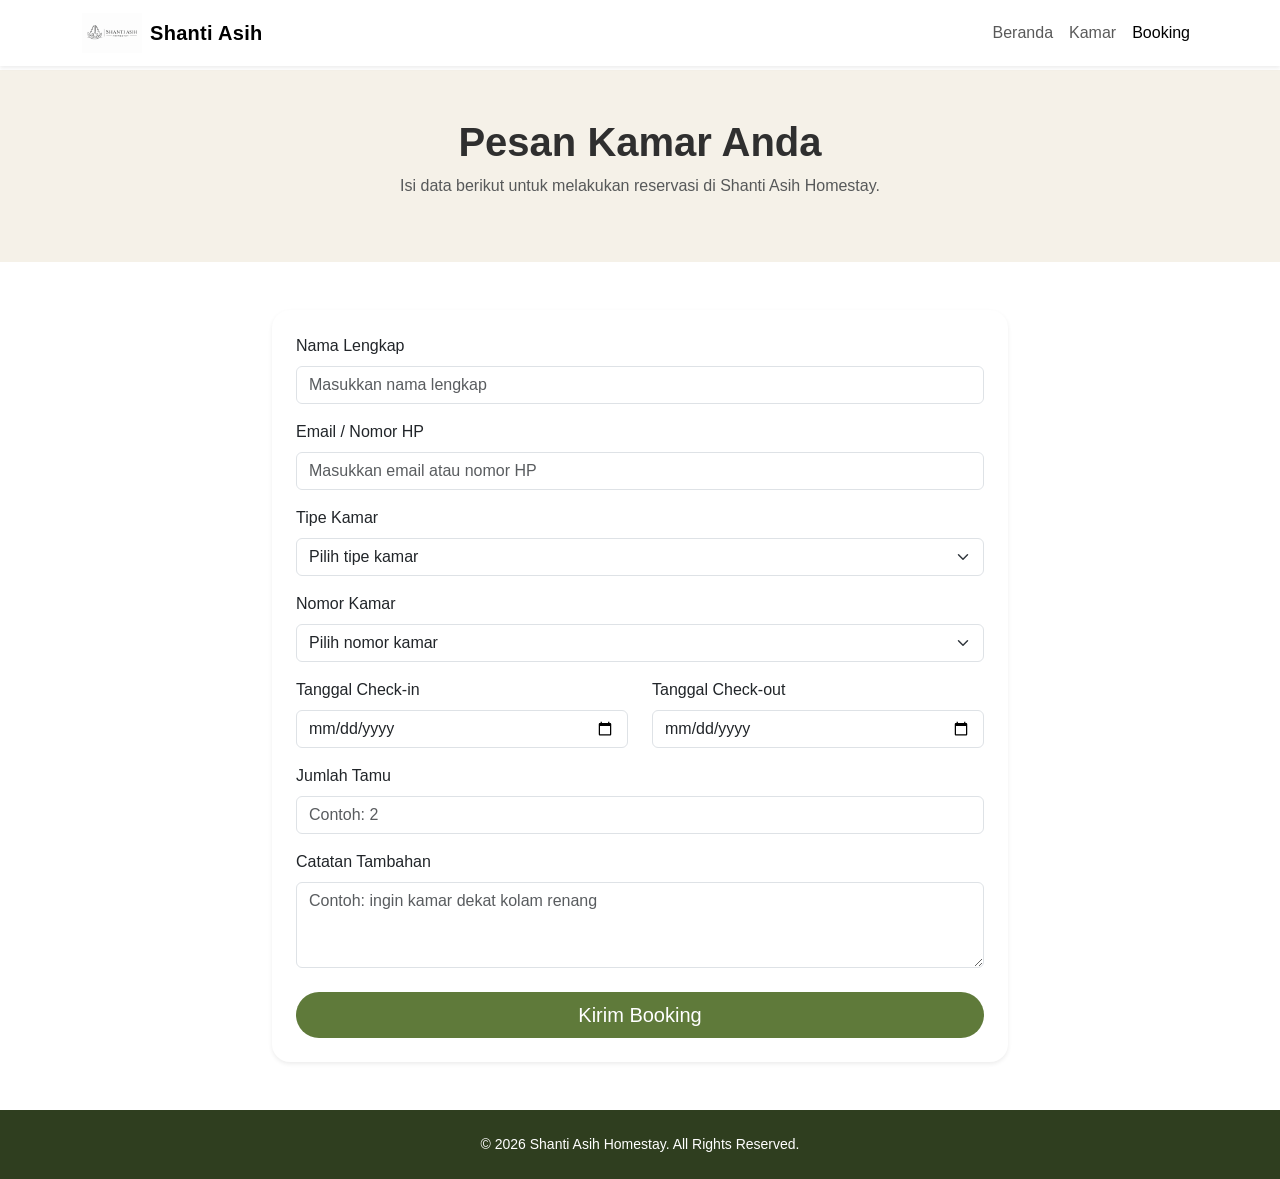
<file: old_frontend/booking.html>
<!DOCTYPE html>
<html lang="id">
<head>
  <meta charset="UTF-8">
  <meta name="viewport" content="width=device-width, initial-scale=1.0">
  <title>Booking - Shanti Asih Homestay</title>

  <link href="https://cdn.jsdelivr.net/npm/bootstrap@5.3.3/dist/css/bootstrap.min.css" rel="stylesheet">
  <link rel="stylesheet" href="../css/style.css">
</head>
<body>

  <!-- Navbar -->
  <nav class="navbar navbar-expand-lg bg-white shadow-sm fixed-top">
    <div class="container">
      <a class="navbar-brand d-flex align-items-center fw-bold" href="index.html">
        <img src="../assets/images/logo.png" alt="Logo" class="logo-img me-2">
        <span>Shanti Asih</span>
      </a>

      <button class="navbar-toggler" type="button" data-bs-toggle="collapse" data-bs-target="#navbarNav">
        <span class="navbar-toggler-icon"></span>
      </button>

      <div class="collapse navbar-collapse" id="navbarNav">
        <ul class="navbar-nav ms-auto">
          <li class="nav-item"><a class="nav-link" href="index.html">Beranda</a></li>
          <li class="nav-item"><a class="nav-link" href="rooms.html">Kamar</a></li>
          <li class="nav-item"><a class="nav-link active" href="booking.html">Booking</a></li>
        </ul>
      </div>
    </div>
  </nav>

  <!-- Header Section -->
  <section class="py-5 bg-light">
    <div class="container text-center">
      <h1 class="fw-bold">Pesan Kamar Anda</h1>
      <p class="text-muted">Isi data berikut untuk melakukan reservasi di Shanti Asih Homestay.</p>
    </div>
  </section>

  <!-- Booking Form Section -->
  <section class="py-5">
    <div class="container">
      <div class="row justify-content-center">
        <div class="col-md-8">

          <div class="card shadow-sm border-0">
            <div class="card-body p-4">
              <form id="bookingForm">

                <div class="mb-3">
                  <label for="guestName" class="form-label">Nama Lengkap</label>
                  <input type="text" class="form-control" id="guestName" placeholder="Masukkan nama lengkap">
                  <small class="text-danger" id="guestNameError"></small>
                </div>

                <div class="mb-3">
                  <label for="guestContact" class="form-label">Email / Nomor HP</label>
                  <input type="text" class="form-control" id="guestContact" placeholder="Masukkan email atau nomor HP">
                  <small class="text-danger" id="guestContactError"></small>
                </div>

                <div class="mb-3">
                  <label for="roomType" class="form-label">Tipe Kamar</label>
                  <select class="form-select" id="roomType">
                    <option value="">Pilih tipe kamar</option>
                    <option value="Standard Room">Standard Room</option>
                  </select>
                  <small class="text-danger" id="roomTypeError"></small>
                </div>

                <div class="mb-3">
                  <label for="roomNumber" class="form-label">Nomor Kamar</label>
                  <select class="form-select" id="roomNumber">
                    <option value="">Pilih nomor kamar</option>
                    <option value="Standard Room 1">Standard Room 1</option>
                    <option value="Standard Room 2">Standard Room 2</option>
                    <option value="Standard Room 3">Standard Room 3</option>
                    <option value="Standard Room 4">Standard Room 4</option>
                  </select>
                  <small class="text-danger" id="roomNumberError"></small>
                </div>

                <div class="row">
                  <div class="col-md-6 mb-3">
                    <label for="checkIn" class="form-label">Tanggal Check-in</label>
                    <input type="date" class="form-control" id="checkIn">
                    <small class="text-danger" id="checkInError"></small>
                  </div>

                  <div class="col-md-6 mb-3">
                    <label for="checkOut" class="form-label">Tanggal Check-out</label>
                    <input type="date" class="form-control" id="checkOut">
                    <small class="text-danger" id="checkOutError"></small>
                  </div>
                </div>

                <div class="mb-3">
                  <label for="guestCount" class="form-label">Jumlah Tamu</label>
                  <input type="number" class="form-control" id="guestCount" min="1" max="4" placeholder="Contoh: 2">
                  <small class="text-danger" id="guestCountError"></small>
                </div>

                <div class="mb-4">
                  <label for="message" class="form-label">Catatan Tambahan</label>
                  <textarea class="form-control" id="message" rows="3" placeholder="Contoh: ingin kamar dekat kolam renang"></textarea>
                </div>

                <button type="submit" class="btn btn-main btn-lg w-100">Kirim Booking</button>

              </form>
            </div>
          </div>

          <div id="bookingResult" class="alert alert-success mt-4 d-none"></div>

        </div>
      </div>
    </div>
  </section>

  <!-- Footer -->
  <footer class="py-4 footer-custom text-center">
    <p class="mb-0">&copy; 2026 Shanti Asih Homestay. All Rights Reserved.</p>
  </footer>

  <script src="../js/script.js"></script>
  <script src="https://cdn.jsdelivr.net/npm/bootstrap@5.3.3/dist/js/bootstrap.bundle.min.js"></script>

</body>
</html>
</file>
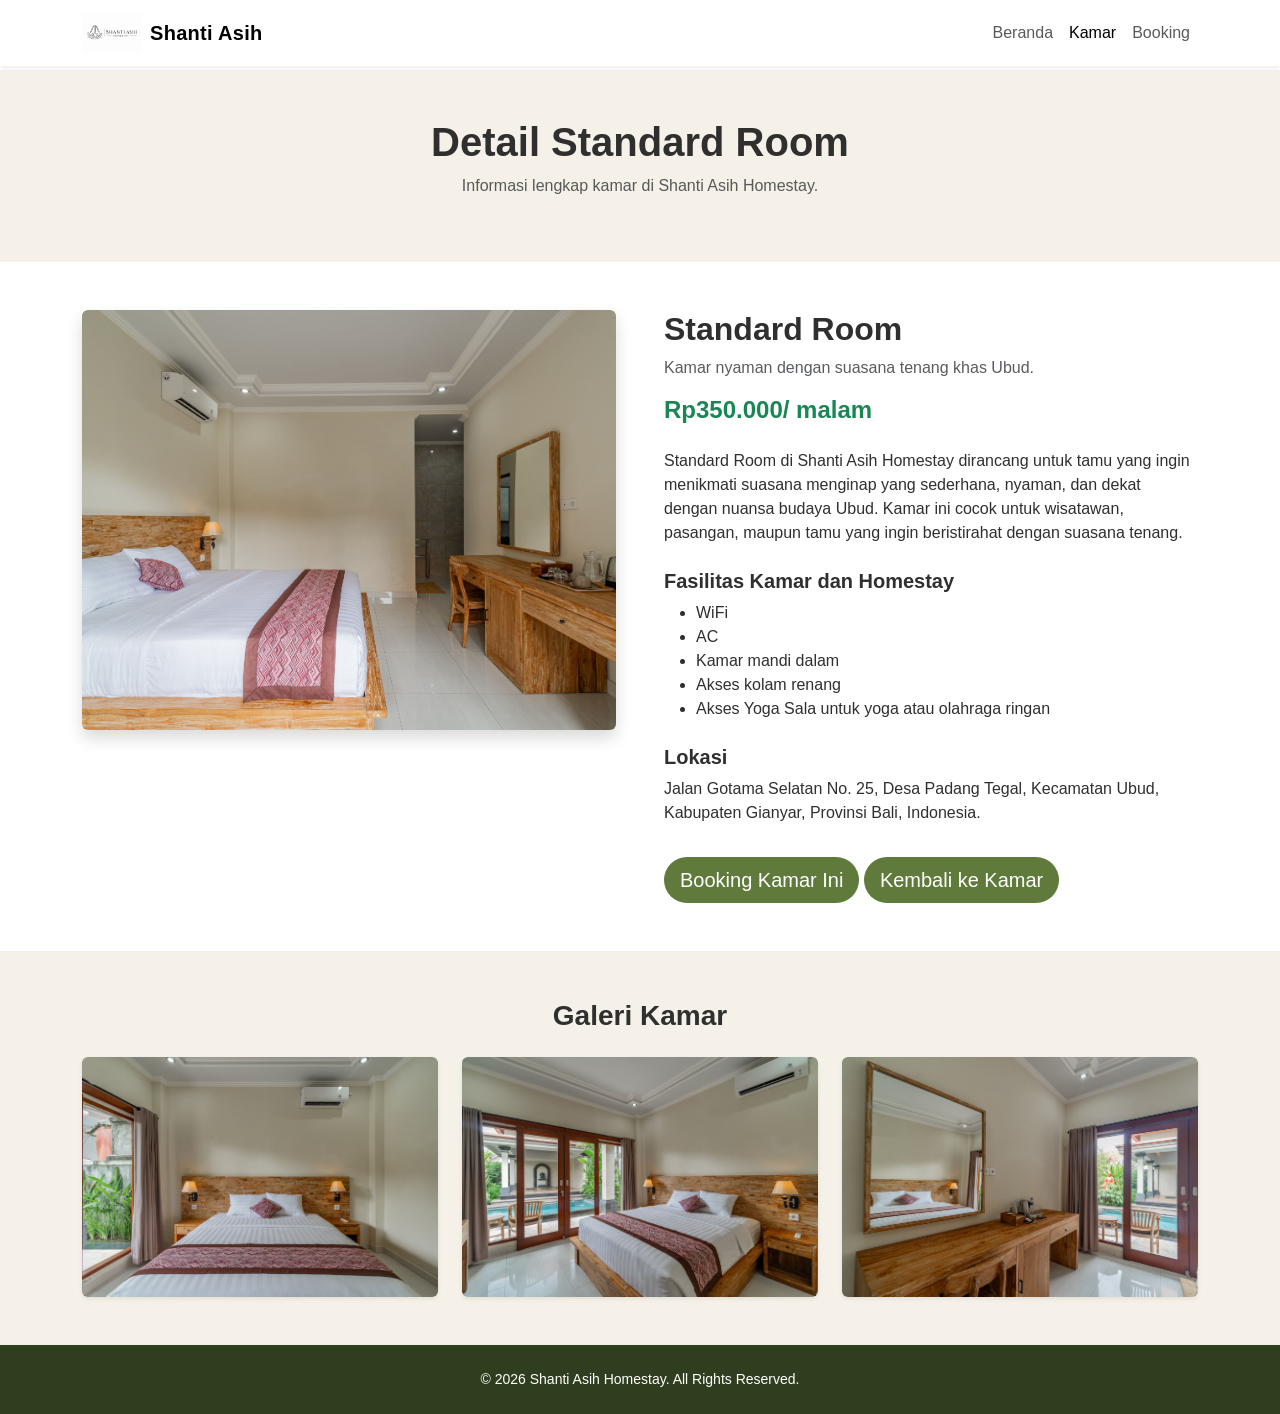
<file: old_frontend/detail.html>
<!DOCTYPE html>
<html lang="id">
<head>
  <meta charset="UTF-8">
  <meta name="viewport" content="width=device-width, initial-scale=1.0">
  <title>Detail Kamar - Shanti Asih Homestay</title>

  <link href="https://cdn.jsdelivr.net/npm/bootstrap@5.3.3/dist/css/bootstrap.min.css" rel="stylesheet">
  <link rel="stylesheet" href="../css/style.css">
</head>
<body>

  <!-- Navbar -->
  <nav class="navbar navbar-expand-lg bg-white shadow-sm fixed-top">
    <div class="container">
      <a class="navbar-brand d-flex align-items-center fw-bold" href="index.html">
        <img src="../assets/images/logo.png" alt="Logo" class="logo-img me-2">
        <span>Shanti Asih</span>
      </a>

      <button class="navbar-toggler" type="button" data-bs-toggle="collapse" data-bs-target="#navbarNav">
        <span class="navbar-toggler-icon"></span>
      </button>

      <div class="collapse navbar-collapse" id="navbarNav">
        <ul class="navbar-nav ms-auto">
          <li class="nav-item"><a class="nav-link" href="index.html">Beranda</a></li>
          <li class="nav-item"><a class="nav-link active" href="rooms.html">Kamar</a></li>
          <li class="nav-item"><a class="nav-link" href="booking.html">Booking</a></li>
        </ul>
      </div>
    </div>
  </nav>

  <!-- Header Section -->
  <section class="py-5 bg-light">
    <div class="container text-center">
      <h1 class="fw-bold">Detail Standard Room</h1>
      <p class="text-muted">Informasi lengkap kamar di Shanti Asih Homestay.</p>
    </div>
  </section>

  <!-- Detail Section -->
  <section class="py-5">
    <div class="container">
      <div class="row g-5 align-items-start">

        <div class="col-md-6">
          <img src="../assets/images/room-1.jpg" class="img-fluid rounded shadow detail-img" alt="Standard Room">
        </div>

        <div class="col-md-6">
          <h2 class="fw-bold">Standard Room</h2>
          <p class="text-muted">Kamar nyaman dengan suasana tenang khas Ubud.</p>

          <h4 class="fw-bold text-success">Rp350.000/ malam</h4>

          <p class="mt-4">
            Standard Room di Shanti Asih Homestay dirancang untuk tamu yang ingin menikmati
            suasana menginap yang sederhana, nyaman, dan dekat dengan nuansa budaya Ubud.
            Kamar ini cocok untuk wisatawan, pasangan, maupun tamu yang ingin beristirahat
            dengan suasana tenang.
          </p>

          <h5 class="fw-bold mt-4">Fasilitas Kamar dan Homestay</h5>
          <ul>
            <li>WiFi</li>
            <li>AC</li>
            <li>Kamar mandi dalam</li>
            <li>Akses kolam renang</li>
            <li>Akses Yoga Sala untuk yoga atau olahraga ringan</li>
          </ul>

          <h5 class="fw-bold mt-4">Lokasi</h5>
          <p>
            Jalan Gotama Selatan No. 25, Desa Padang Tegal, Kecamatan Ubud,
            Kabupaten Gianyar, Provinsi Bali, Indonesia.
          </p>

          <a href="booking.html" class="btn btn-main btn-lg mt-3">Booking Kamar Ini</a>
          <a href="rooms.html" class="btn btn-main btn-lg mt-3">Kembali ke Kamar</a>
        </div>

      </div>
    </div>
  </section>

  <!-- Gallery Section -->
  <section class="py-5 bg-light">
    <div class="container">
      <h3 class="fw-bold text-center mb-4">Galeri Kamar</h3>

      <div class="row g-4">
        <div class="col-md-4">
          <img src="../assets/images/room-2.jpg" class="img-fluid rounded shadow-sm gallery-img" alt="Galeri Kamar 1">
        </div>

        <div class="col-md-4">
          <img src="../assets/images/room-3.jpg" class="img-fluid rounded shadow-sm gallery-img" alt="Galeri Kamar 2">
        </div>

        <div class="col-md-4">
          <img src="../assets/images/room-4.jpg" class="img-fluid rounded shadow-sm gallery-img" alt="Galeri Kamar 3">
        </div>
      </div>
    </div>
  </section>

  <!-- Footer -->
  <footer class="py-4 footer-custom text-center">
    <p class="mb-0">&copy; 2026 Shanti Asih Homestay. All Rights Reserved.</p>
  </footer>

  <script src="https://cdn.jsdelivr.net/npm/bootstrap@5.3.3/dist/js/bootstrap.bundle.min.js"></script>

</body>
</html>
</file>
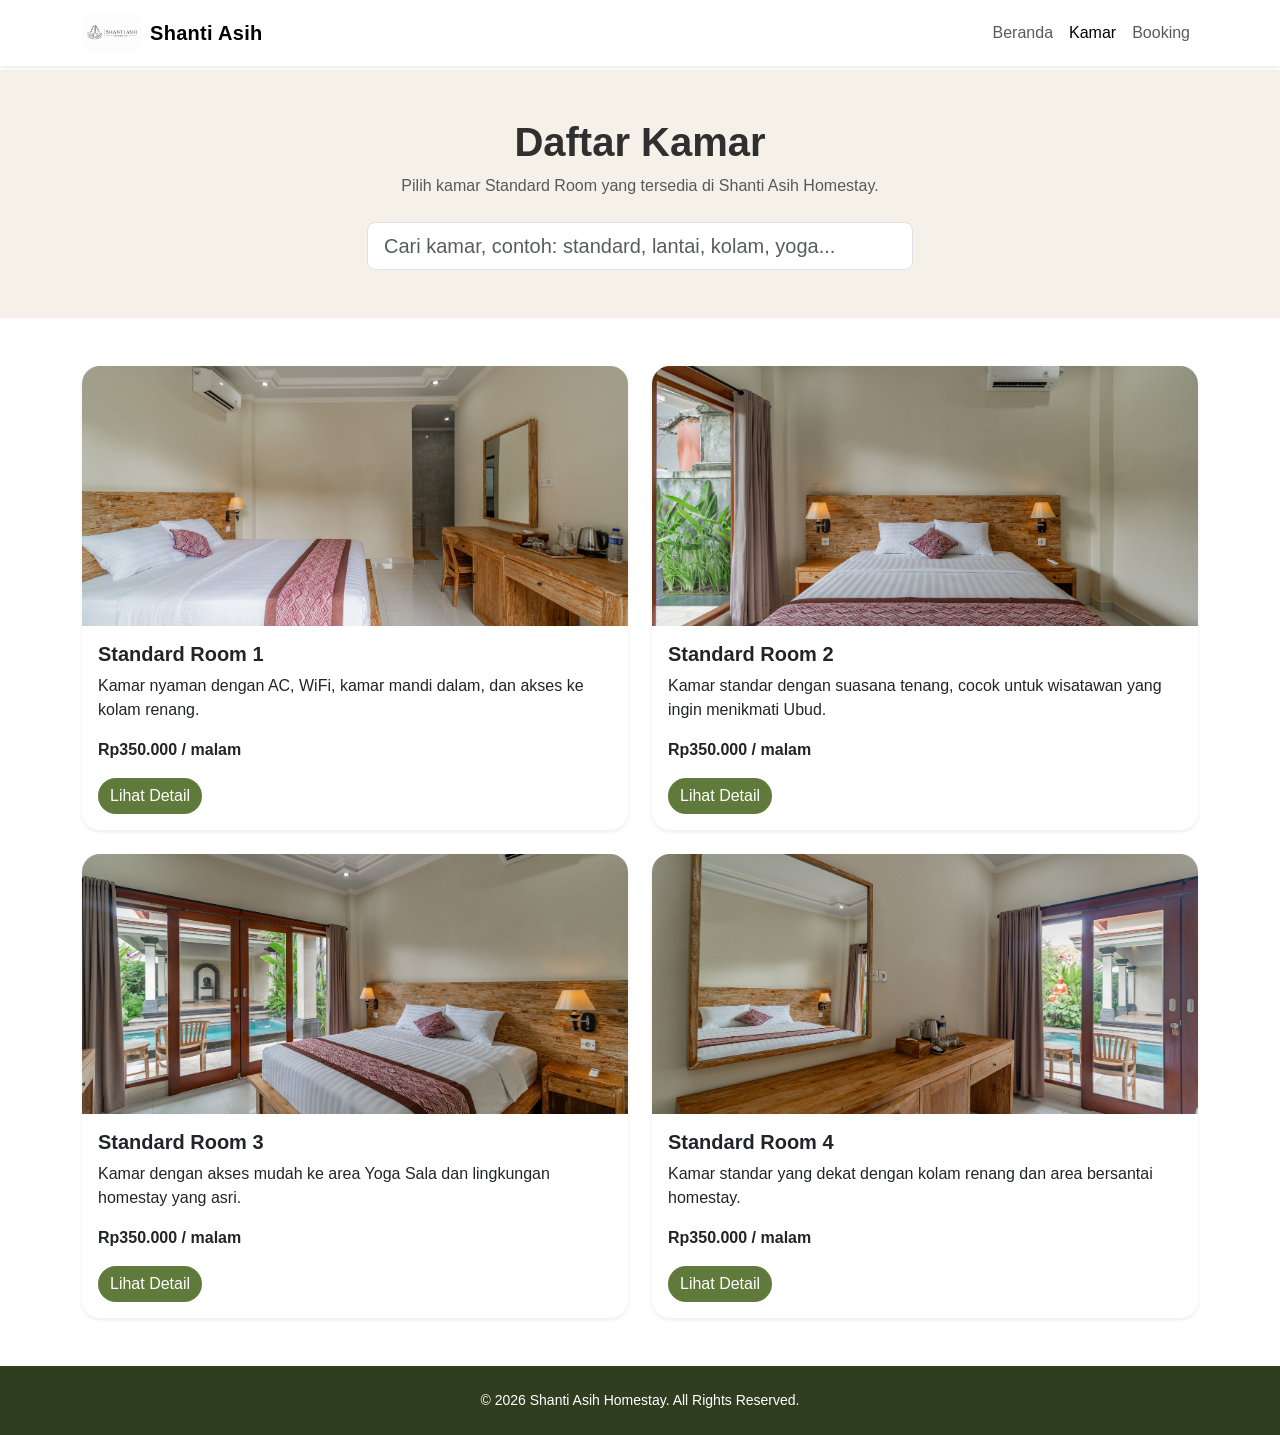
<file: old_frontend/rooms.html>
<!DOCTYPE html>
<html lang="id">
<head>
  <meta charset="UTF-8">
  <meta name="viewport" content="width=device-width, initial-scale=1.0">
  <title>Daftar Kamar - Shanti Asih Homestay</title>

  <link href="https://cdn.jsdelivr.net/npm/bootstrap@5.3.3/dist/css/bootstrap.min.css" rel="stylesheet">
  <link rel="stylesheet" href="../css/style.css">
</head>
<body>

  <!-- Navbar -->
  <nav class="navbar navbar-expand-lg bg-white shadow-sm fixed-top">
    <div class="container">
      <a class="navbar-brand d-flex align-items-center fw-bold" href="index.html">
        <img src="../assets/images/logo.png" alt="Logo" class="logo-img me-2">
        <span>Shanti Asih</span>
      </a>

      <button class="navbar-toggler" type="button" data-bs-toggle="collapse" data-bs-target="#navbarNav">
        <span class="navbar-toggler-icon"></span>
      </button>

      <div class="collapse navbar-collapse" id="navbarNav">
        <ul class="navbar-nav ms-auto">
          <li class="nav-item"><a class="nav-link" href="index.html">Beranda</a></li>
          <li class="nav-item"><a class="nav-link active" href="rooms.html">Kamar</a></li>
          <li class="nav-item"><a class="nav-link" href="booking.html">Booking</a></li>
        </ul>
      </div>
    </div>
  </nav>

  <!-- Header Section -->
  <section class="py-5 bg-light">
    <div class="container text-center">
      <h1 class="fw-bold">Daftar Kamar</h1>
      <p class="text-muted">Pilih kamar Standard Room yang tersedia di Shanti Asih Homestay.</p>

      <div class="row justify-content-center mt-4">
        <div class="col-md-6">
          <input type="text" id="searchInput" class="form-control form-control-lg" placeholder="Cari kamar, contoh: standard, lantai, kolam, yoga...">
        </div>
      </div>
    </div>
  </section>

  <!-- Rooms Section -->
  <section class="py-5">
    <div class="container">
      <div class="row g-4" id="roomList">

        <div class="col-md-6 room-item" data-name="standard room 1 lantai satu kamar ac wifi kamar mandi dalam kolam renang">
          <div class="card h-100 shadow-sm">
            <img src="../assets/images/room-1.jpg" class="card-img-top room-img" alt="Standard Room 1">
            <div class="card-body">
              <h5 class="card-title fw-bold">Standard Room 1</h5>
              <p class="card-text">Kamar nyaman dengan AC, WiFi, kamar mandi dalam, dan akses ke kolam renang.</p>
              <p class="fw-bold">Rp350.000 / malam</p>
              <a href="detail.html" class="btn btn-main">Lihat Detail</a>
            </div>
          </div>
        </div>

        <div class="col-md-6 room-item" data-name="standard room 2 lantai dua kamar ac wifi kamar mandi dalam suasana tenang">
          <div class="card h-100 shadow-sm">
            <img src="../assets/images/room-2.jpg" class="card-img-top room-img" alt="Standard Room 2">
            <div class="card-body">
              <h5 class="card-title fw-bold">Standard Room 2</h5>
              <p class="card-text">Kamar standar dengan suasana tenang, cocok untuk wisatawan yang ingin menikmati Ubud.</p>
              <p class="fw-bold">Rp350.000 / malam</p>
              <a href="detail.html" class="btn btn-main">Lihat Detail</a>
            </div>
          </div>
        </div>

        <div class="col-md-6 room-item" data-name="standard room 3 garden view kamar ac wifi kamar mandi dalam yoga sala">
          <div class="card h-100 shadow-sm">
            <img src="../assets/images/room-3.jpg" class="card-img-top room-img" alt="Standard Room 3">
            <div class="card-body">
              <h5 class="card-title fw-bold">Standard Room 3</h5>
              <p class="card-text">Kamar dengan akses mudah ke area Yoga Sala dan lingkungan homestay yang asri.</p>
              <p class="fw-bold">Rp350.000 / malam</p>
              <a href="detail.html" class="btn btn-main">Lihat Detail</a>
            </div>
          </div>
        </div>

        <div class="col-md-6 room-item" data-name="standard room 4 dekat kolam pool access kamar ac wifi kamar mandi dalam">
          <div class="card h-100 shadow-sm">
            <img src="../assets/images/room-4.jpg" class="card-img-top room-img" alt="Standard Room 4">
            <div class="card-body">
              <h5 class="card-title fw-bold">Standard Room 4</h5>
              <p class="card-text">Kamar standar yang dekat dengan kolam renang dan area bersantai homestay.</p>
              <p class="fw-bold">Rp350.000 / malam</p>
              <a href="detail.html" class="btn btn-main">Lihat Detail</a>
            </div>
          </div>
        </div>

      </div>

      <p id="noResultText" class="text-center text-muted mt-4 d-none">
        Kamar tidak ditemukan.
      </p>
    </div>
  </section>

  <!-- Footer -->
  <footer class="py-4 footer-custom text-center">
    <p class="mb-0">&copy; 2026 Shanti Asih Homestay. All Rights Reserved.</p>
  </footer>

  <script src="../js/script.js"></script>
  <script src="https://cdn.jsdelivr.net/npm/bootstrap@5.3.3/dist/js/bootstrap.bundle.min.js"></script>

</body>
</html>
</file>
<file: css/style.css>
:root {
  --primary-dark: #2f2f2f;
  --accent-green: #5f7a3a;
  --accent-green-dark: #4f6530;
  --accent-brown: #8b6f47;
  --accent-beige: #f5f1e8;
  --white: #ffffff;
}

body {
  padding-top: 70px;
  font-family: "Segoe UI", Tahoma, Geneva, Verdana, sans-serif;
  background-color: var(--white);
  color: var(--primary-dark);
}

/* Hero Section */

.hero-section {
  min-height: 90vh;
  background:
    linear-gradient(
      rgba(0, 0, 0, 0.55),
      rgba(0, 0, 0, 0.55)
    ),
    url("../assets/images/homestay-hero.jpg");
  background-size: cover;
  background-position: center;
}

.hero-content {
  position: relative;
  z-index: 2;
}

.hero-title {
  color: #ffffff !important;
  text-shadow: 2px 2px 12px rgba(0, 0, 0, 0.65);
}

.hero-subtitle {
  color: #ffffff;
  text-shadow: 1px 1px 8px rgba(0, 0, 0, 0.6);
}

/* Navbar */

.navbar {
  backdrop-filter: blur(10px);
}

.navbar-brand {
  letter-spacing: 0.3px;
  font-weight: 700;
}

.logo-img {
  height: 40px;
  width: auto;
}

.nav-link {
  font-weight: 500;
  transition: 0.25s;
}

.nav-link:hover {
  color: var(--accent-green) !important;
}

/* Background */

.bg-light {
  background-color: var(--accent-beige) !important;
}

/* Cards */

.info-card,
.location-box {
  background-color: var(--accent-beige);
  border-radius: 18px;
}

section h1,
section h2,
section h3 {
  color: var(--primary-dark);
  font-weight: 700;
}

/* Buttons */

.btn {
  border-radius: 999px;
  transition: 0.25s ease;
}

.btn-main {
  background-color: var(--accent-green);
  color: white;
  border: none;
}

.btn-main:hover {
  background-color: var(--accent-green-dark);
  color: white;
  transform: translateY(-2px);
}

.btn-main:active {
  transform: translateY(0);
}

/* Room Cards */

.card {
  border-radius: 18px;
  overflow: hidden;
  transition: 0.3s ease;
  border: none;
}

.card:hover {
  transform: translateY(-6px);
  box-shadow: 0 12px 24px rgba(0, 0, 0, 0.12);
}

/* Facilities */

.facility-card {
  overflow: hidden;
  transition: 0.3s ease;
  border-radius: 18px;
}

.facility-card:hover {
  transform: translateY(-6px);
  box-shadow: 0 12px 24px rgba(0, 0, 0, 0.12);
}

.facility-large-img {
  width: 100%;
  height: 260px;
  object-fit: cover;
}

.small-facility-box {
  font-weight: 600;
  color: var(--primary-dark);
  transition: 0.25s;
  border-radius: 14px;
}

.small-facility-box:hover {
  transform: translateY(-3px);
  border: 1px solid var(--accent-green);
}

/* Images */

.room-img {
  height: 260px;
  object-fit: cover;
}

.detail-img {
  width: 100%;
  height: 420px;
  object-fit: cover;
  border-radius: 18px;
}

.gallery-img {
  width: 100%;
  height: 240px;
  object-fit: cover;
  border-radius: 16px;
  transition: 0.3s;
}

.gallery-img:hover {
  transform: scale(1.03);
}

/* FAQ */

.accordion-button:not(.collapsed) {
  background-color: #e8eadf;
  color: var(--primary-dark);
}

.accordion-button:focus {
  box-shadow: none;
}

/* Tables */

.table-success {
  --bs-table-bg: #e8eadf;
  --bs-table-color: #2f2f2f;
}

/* Footer */

.footer-custom {
  background-color: #2f3e1f;
  color: white;
  font-size: 14px;
}

/* Responsive */

@media (max-width: 768px) {

  .hero-title {
    font-size: 2rem;
  }

  .facility-large-img {
    height: 220px;
  }

  .detail-img {
    height: 300px;
  }

  .room-img {
    height: 220px;
  }
}
</file>
<file: docs/css/style.css>
:root {
  --primary-dark: #2f2f2f;
  --accent-green: #5f7a3a;
  --accent-green-dark: #4f6530;
  --accent-brown: #8b6f47;
  --accent-beige: #f5f1e8;
  --white: #ffffff;
}

body {
  padding-top: 70px;
  font-family: "Segoe UI", Tahoma, Geneva, Verdana, sans-serif;
  background-color: var(--white);
  color: var(--primary-dark);
}

/* Hero Section */

.hero-section {
  min-height: 90vh;
  background:
    linear-gradient(
      rgba(0, 0, 0, 0.55),
      rgba(0, 0, 0, 0.55)
    ),
    url("../assets/images/homestay-hero.jpg");
  background-size: cover;
  background-position: center;
}

.hero-content {
  position: relative;
  z-index: 2;
}

.hero-title {
  color: #ffffff !important;
  text-shadow: 2px 2px 12px rgba(0, 0, 0, 0.65);
}

.hero-subtitle {
  color: #ffffff;
  text-shadow: 1px 1px 8px rgba(0, 0, 0, 0.6);
}

/* Navbar */

.navbar {
  backdrop-filter: blur(10px);
}

.navbar-brand {
  letter-spacing: 0.3px;
  font-weight: 700;
}

.logo-img {
  height: 40px;
  width: auto;
}

.nav-link {
  font-weight: 500;
  transition: 0.25s;
}

.nav-link:hover {
  color: var(--accent-green) !important;
}

/* Background */

.bg-light {
  background-color: var(--accent-beige) !important;
}

/* Cards */

.info-card,
.location-box {
  background-color: var(--accent-beige);
  border-radius: 18px;
}

section h1,
section h2,
section h3 {
  color: var(--primary-dark);
  font-weight: 700;
}

/* Buttons */

.btn {
  border-radius: 999px;
  transition: 0.25s ease;
}

.btn-main {
  background-color: var(--accent-green);
  color: white;
  border: none;
}

.btn-main:hover {
  background-color: var(--accent-green-dark);
  color: white;
  transform: translateY(-2px);
}

.btn-main:active {
  transform: translateY(0);
}

/* Room Cards */

.card {
  border-radius: 18px;
  overflow: hidden;
  transition: 0.3s ease;
  border: none;
}

.card:hover {
  transform: translateY(-6px);
  box-shadow: 0 12px 24px rgba(0, 0, 0, 0.12);
}

/* Facilities */

.facility-card {
  overflow: hidden;
  transition: 0.3s ease;
  border-radius: 18px;
}

.facility-card:hover {
  transform: translateY(-6px);
  box-shadow: 0 12px 24px rgba(0, 0, 0, 0.12);
}

.facility-large-img {
  width: 100%;
  height: 260px;
  object-fit: cover;
}

.small-facility-box {
  font-weight: 600;
  color: var(--primary-dark);
  transition: 0.25s;
  border-radius: 14px;
}

.small-facility-box:hover {
  transform: translateY(-3px);
  border: 1px solid var(--accent-green);
}

/* Images */

.room-img {
  height: 260px;
  object-fit: cover;
}

.detail-img {
  width: 100%;
  height: 420px;
  object-fit: cover;
  border-radius: 18px;
}

.gallery-img {
  width: 100%;
  height: 240px;
  object-fit: cover;
  border-radius: 16px;
  transition: 0.3s;
}

.gallery-img:hover {
  transform: scale(1.03);
}

/* FAQ */

.accordion-button:not(.collapsed) {
  background-color: #e8eadf;
  color: var(--primary-dark);
}

.accordion-button:focus {
  box-shadow: none;
}

/* Tables */

.table-success {
  --bs-table-bg: #e8eadf;
  --bs-table-color: #2f2f2f;
}

/* Footer */

.footer-custom {
  background-color: #2f3e1f;
  color: white;
  font-size: 14px;
}

/* Responsive */

@media (max-width: 768px) {

  .hero-title {
    font-size: 2rem;
  }

  .facility-large-img {
    height: 220px;
  }

  .detail-img {
    height: 300px;
  }

  .room-img {
    height: 220px;
  }
}
</file>
